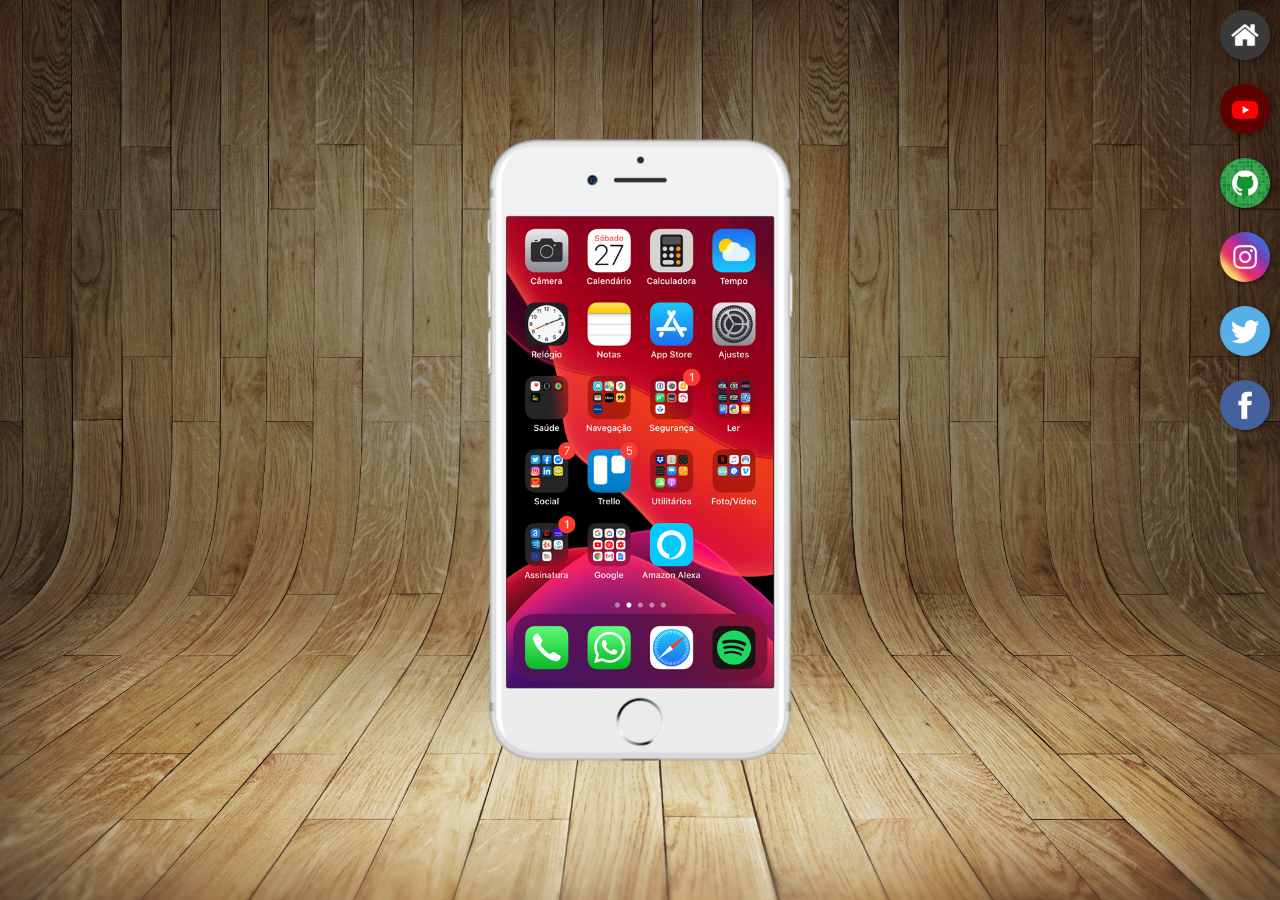
<file: index.html>
<!DOCTYPE html>
<html lang="pt-br">
<head>
  <link rel="stylesheet" href="style.css">
  <link rel="shortcut icon" href="imagens/favicon-32x32.png" type="image/x-icon">
  <meta charset="UTF-8">
  <meta http-equiv="X-UA-Compatible" content="IE=edge">
  <meta name="viewport" content="width=device-width, initial-scale=1.0">
  <title>Portfólio</title>
</head>
<body>
  <main>

  <div id="iphone">
    <iframe src="home.html" frameborder="0" name="tela" id="tela" >
      Seu navegador não é compatível com isso.
    </iframe>
  </div>


  <div id="redes-sociais">
    <a href="home.html" target="tela"><img src="imagens/imagens/logo-home.jpg" alt="Home"></a>
    <a href="youtube.html" target="tela"><img src="imagens/imagens/logo-youtube.jpg" alt="Youtube"></a>
    <a href="github.html" target="tela"><img src="imagens/imagens/logo-github.jpg" alt="Github"></a>
    <a href="instagram.html" target="tela"><img src="imagens/imagens/logo-instagram.jpg" alt="Instagram"></a>
    <a href="twitter.html" target="tela"><img src="imagens/imagens/logo-twitter.jpg" alt="Twitter"></a>
    <a href="facebook.html" target="tela"><img src="imagens/imagens/logo-facebook.jpg" alt="Facebook"></a>
  </div>

</main>
</body>
</html>
</file>
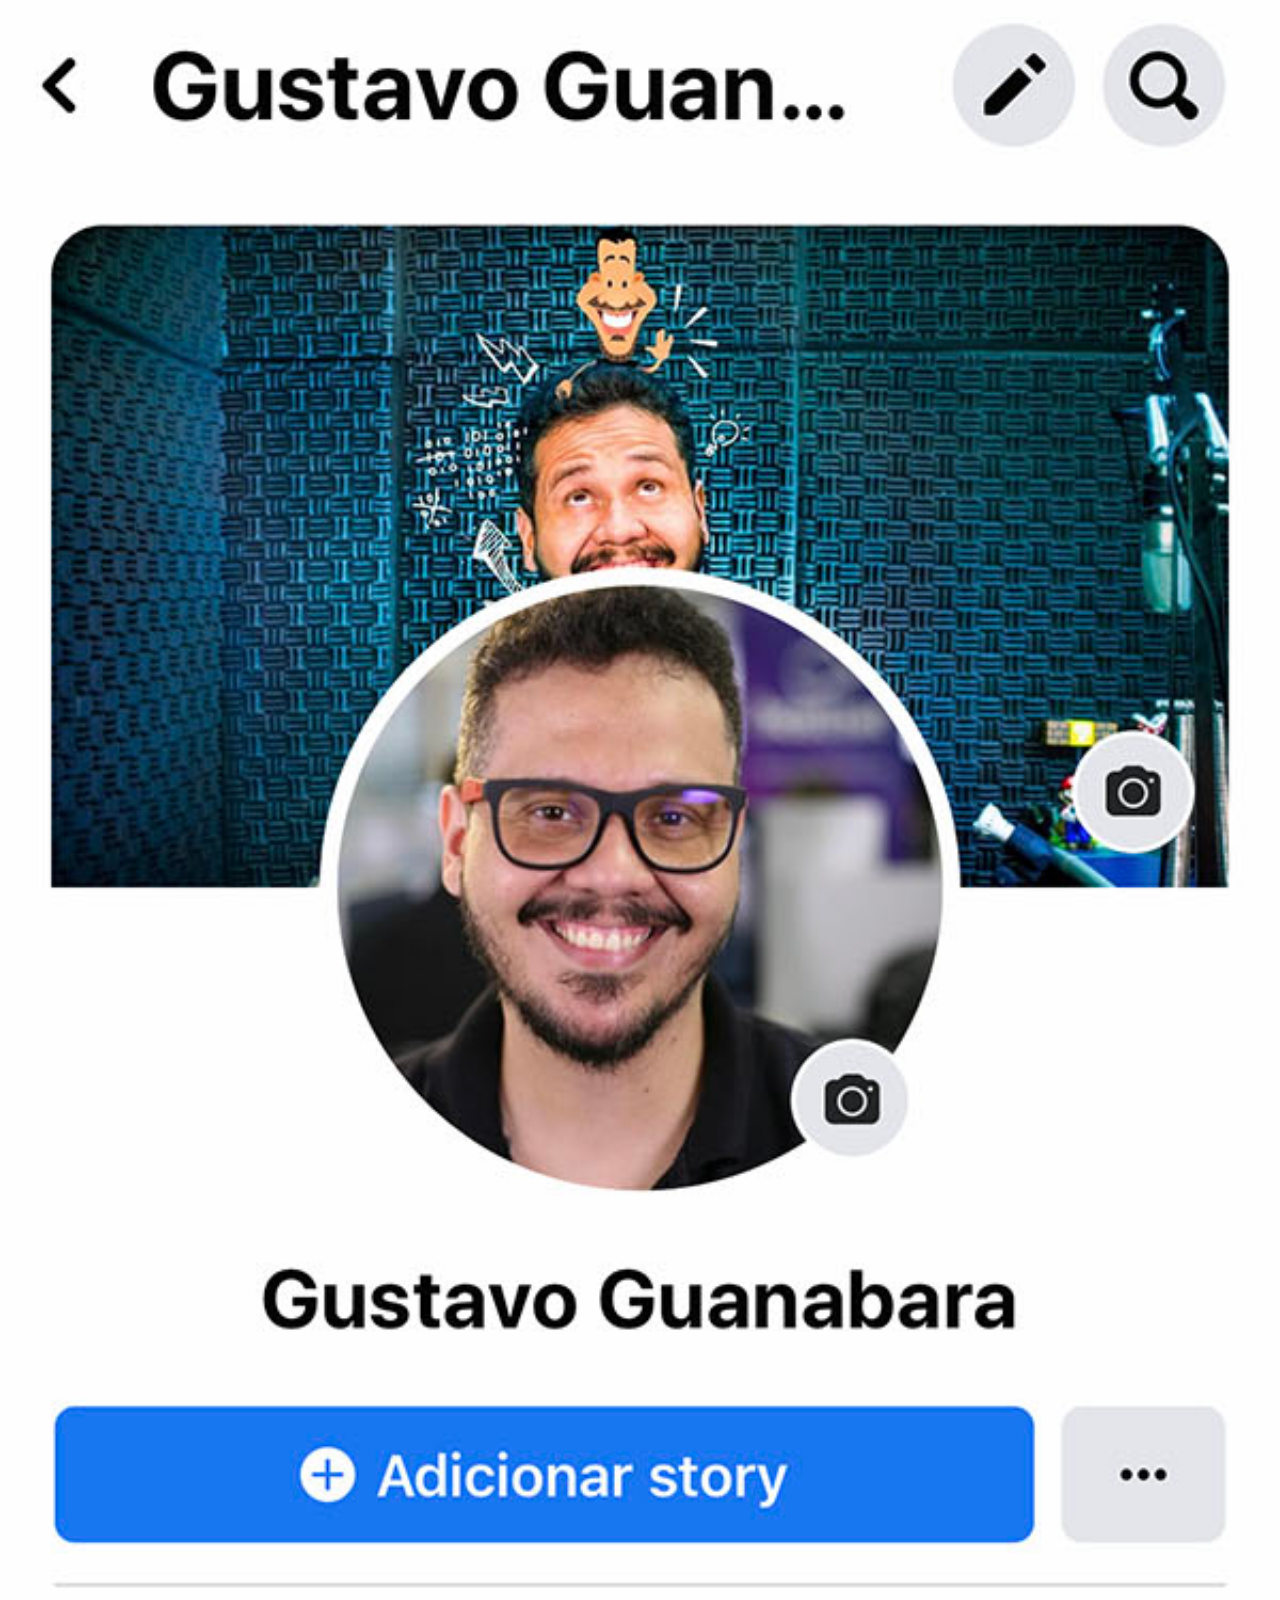
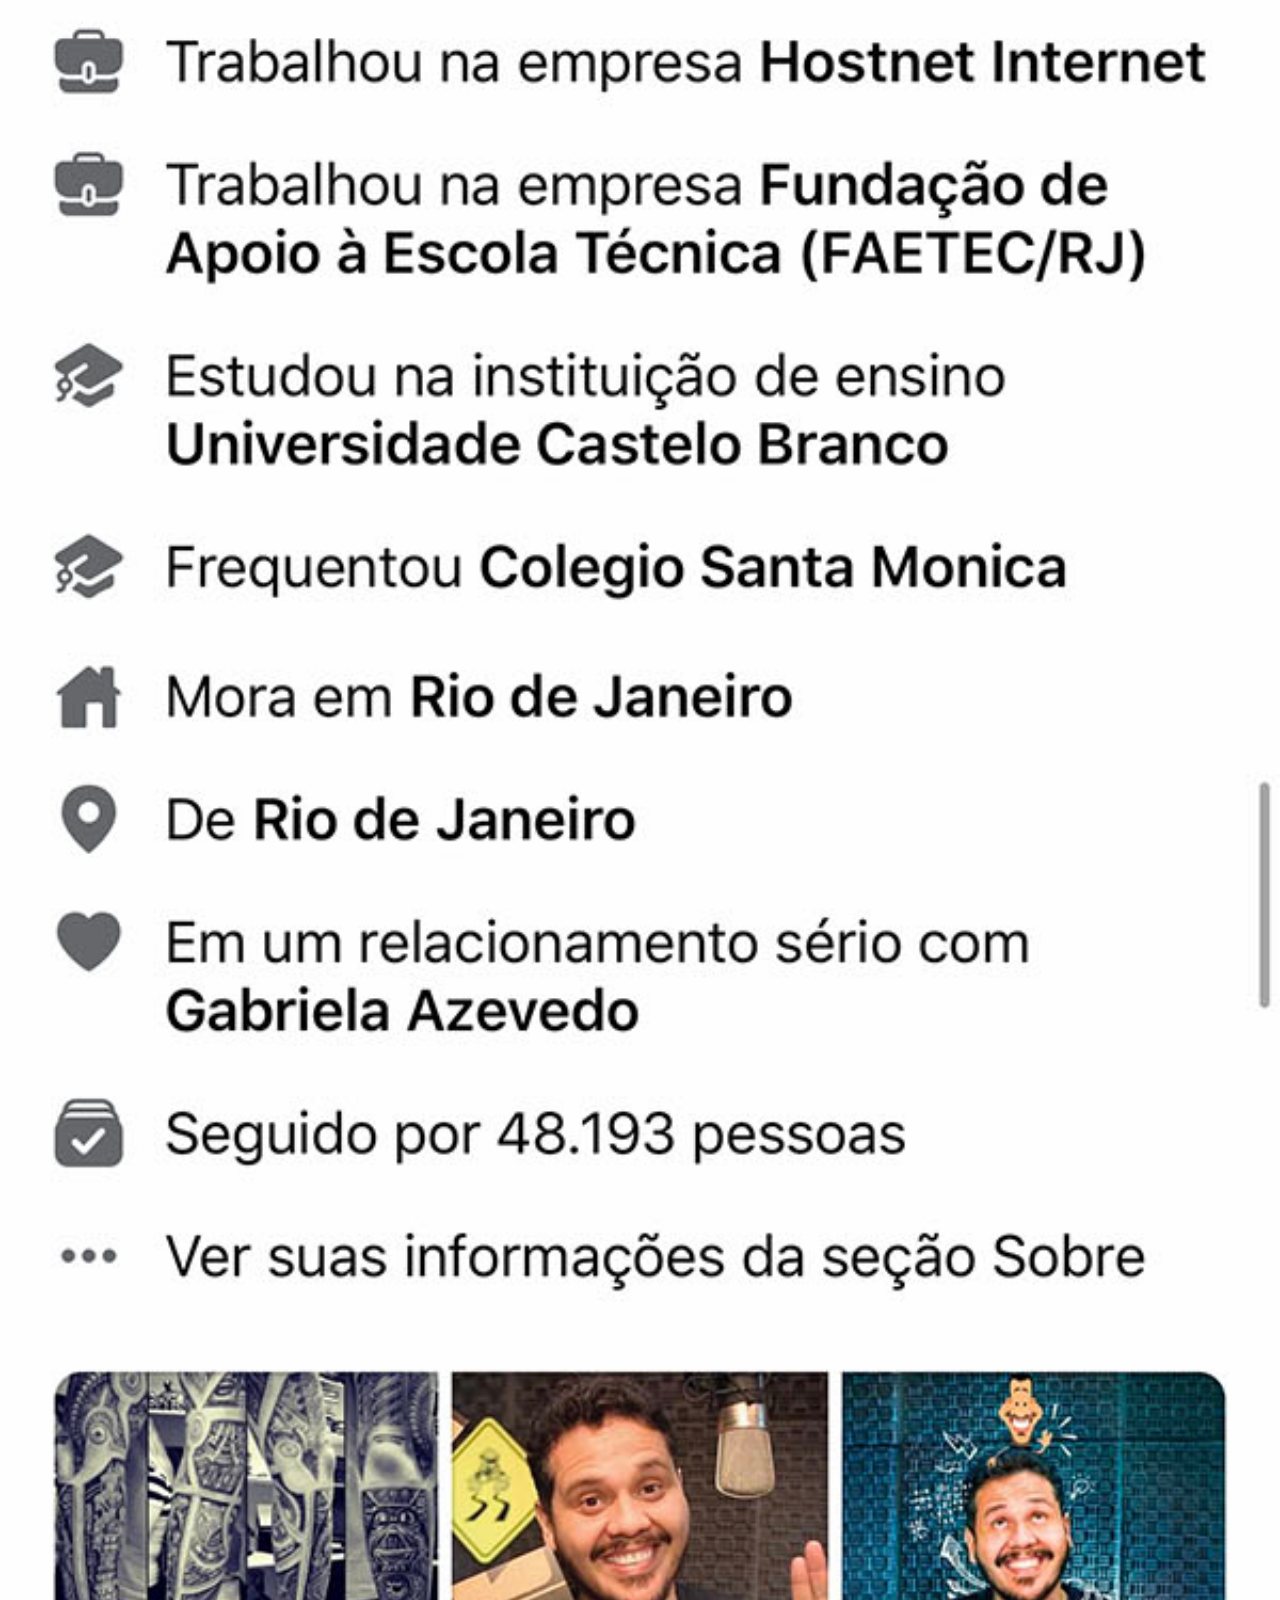
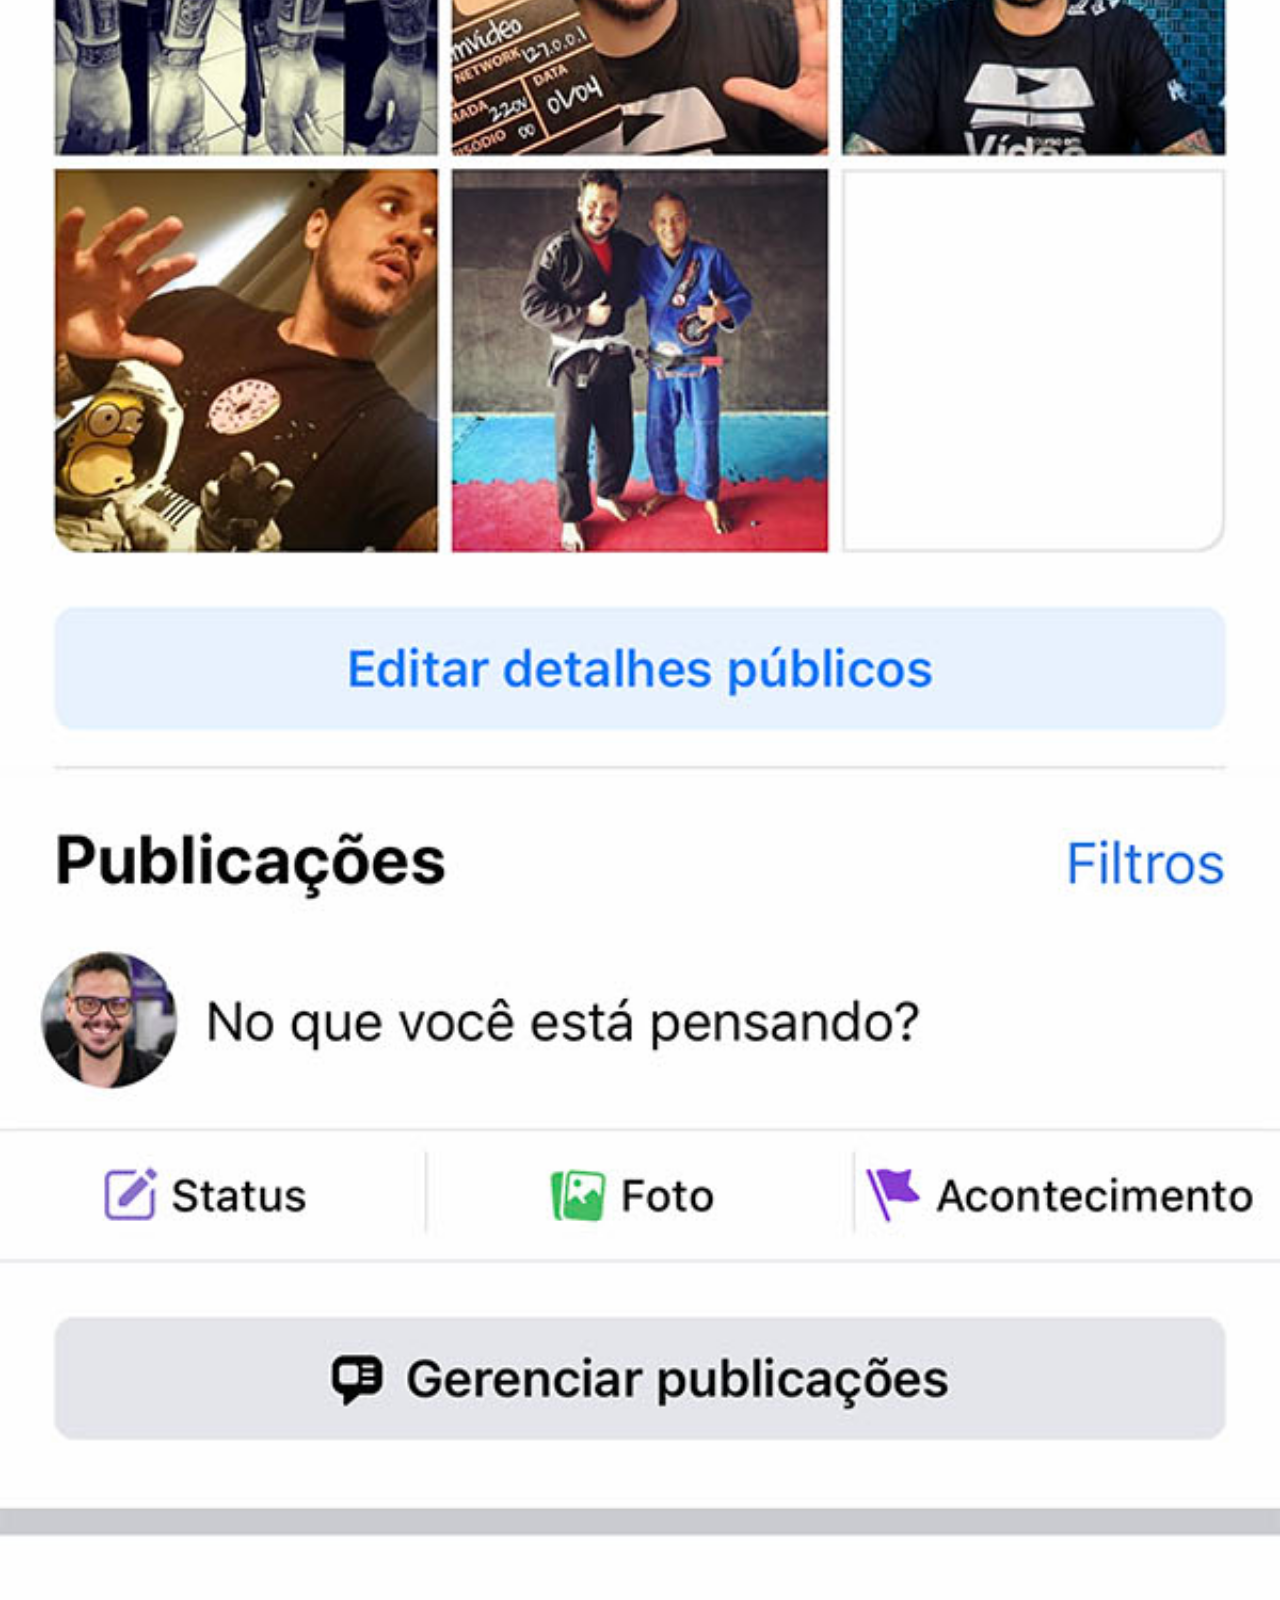
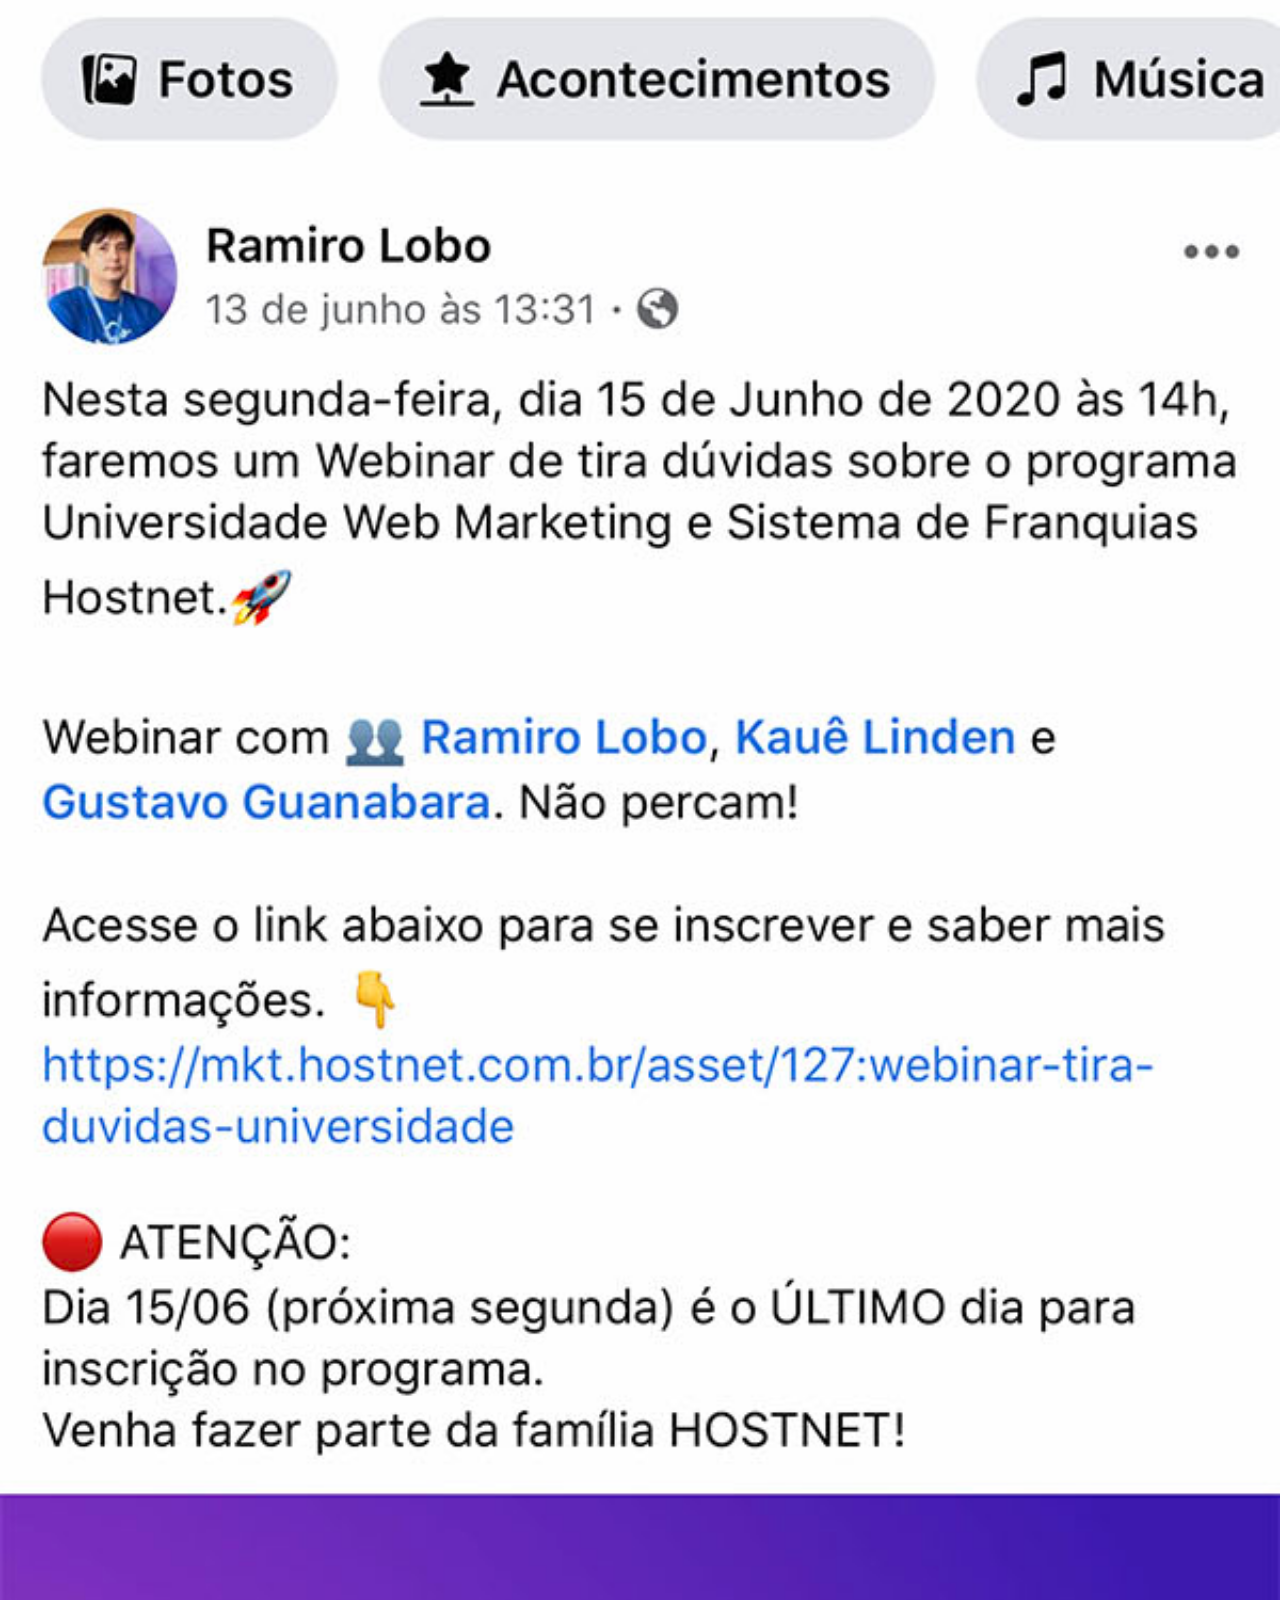
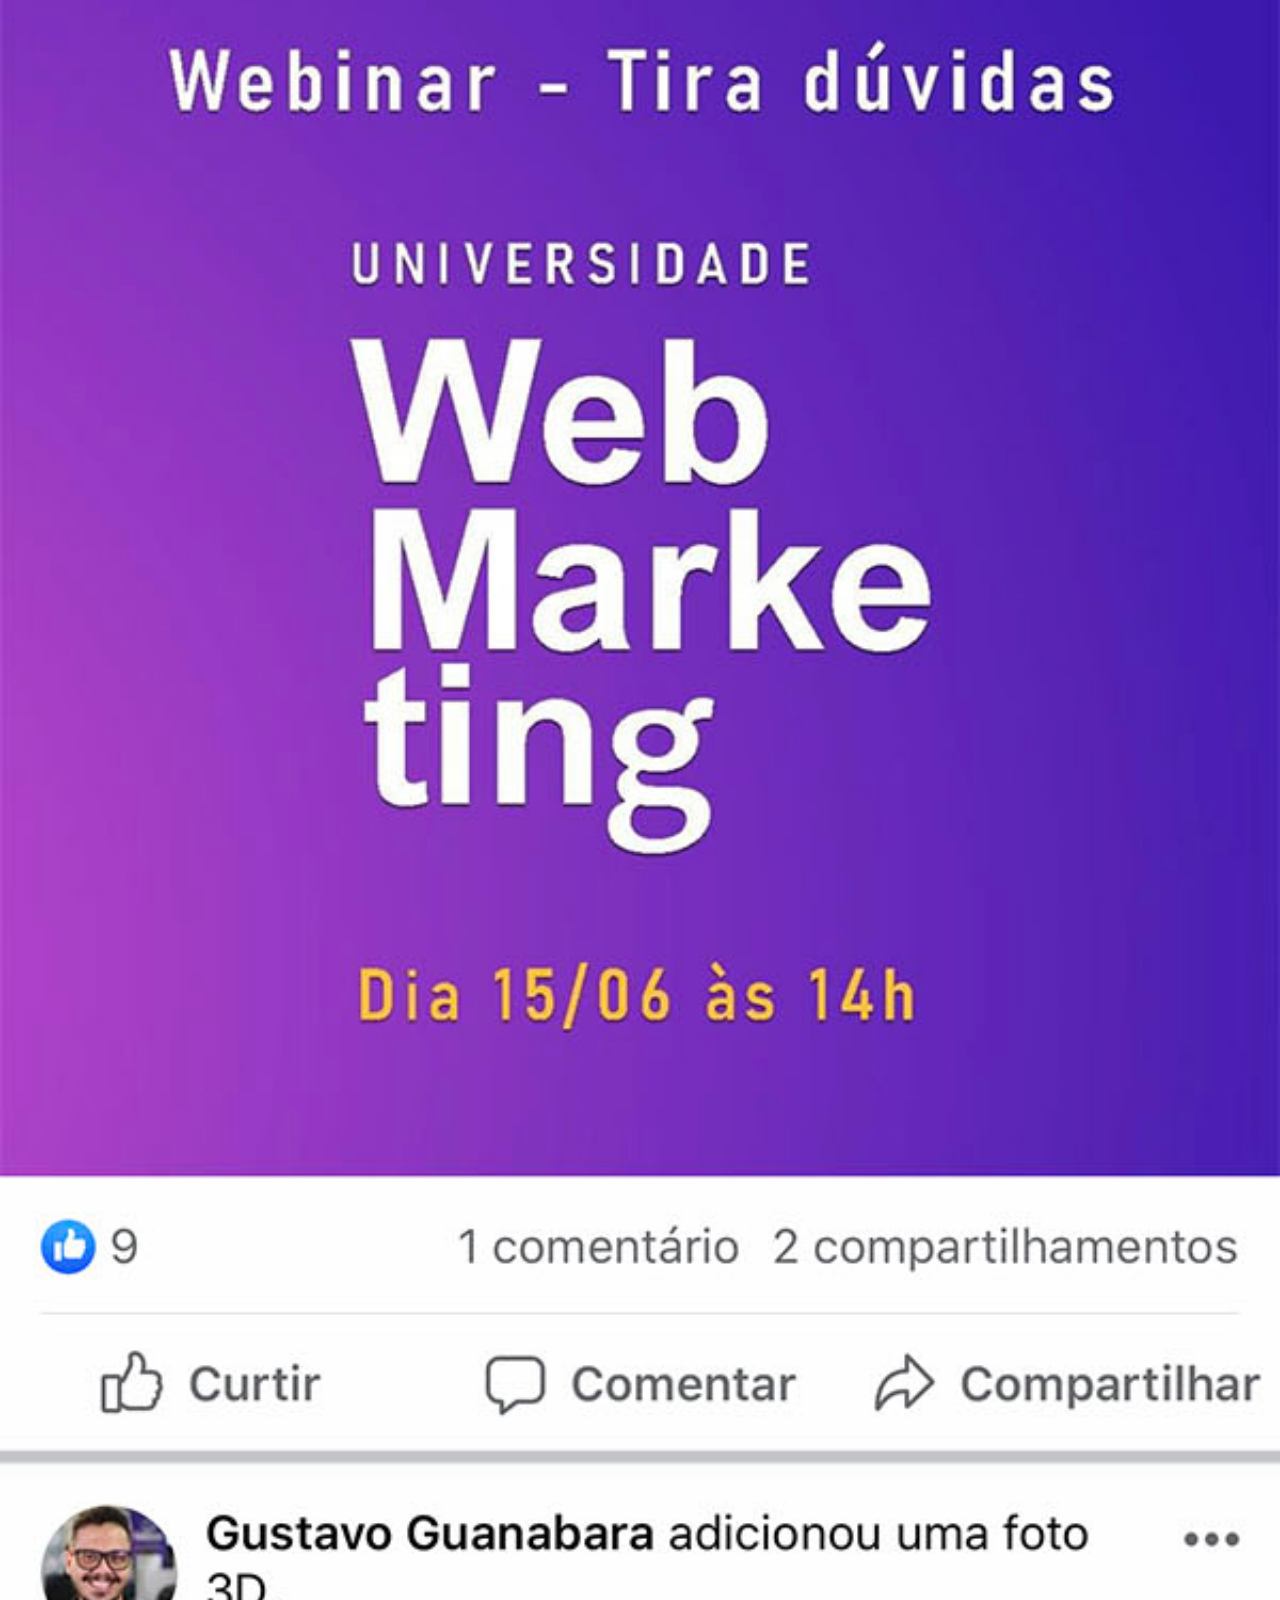
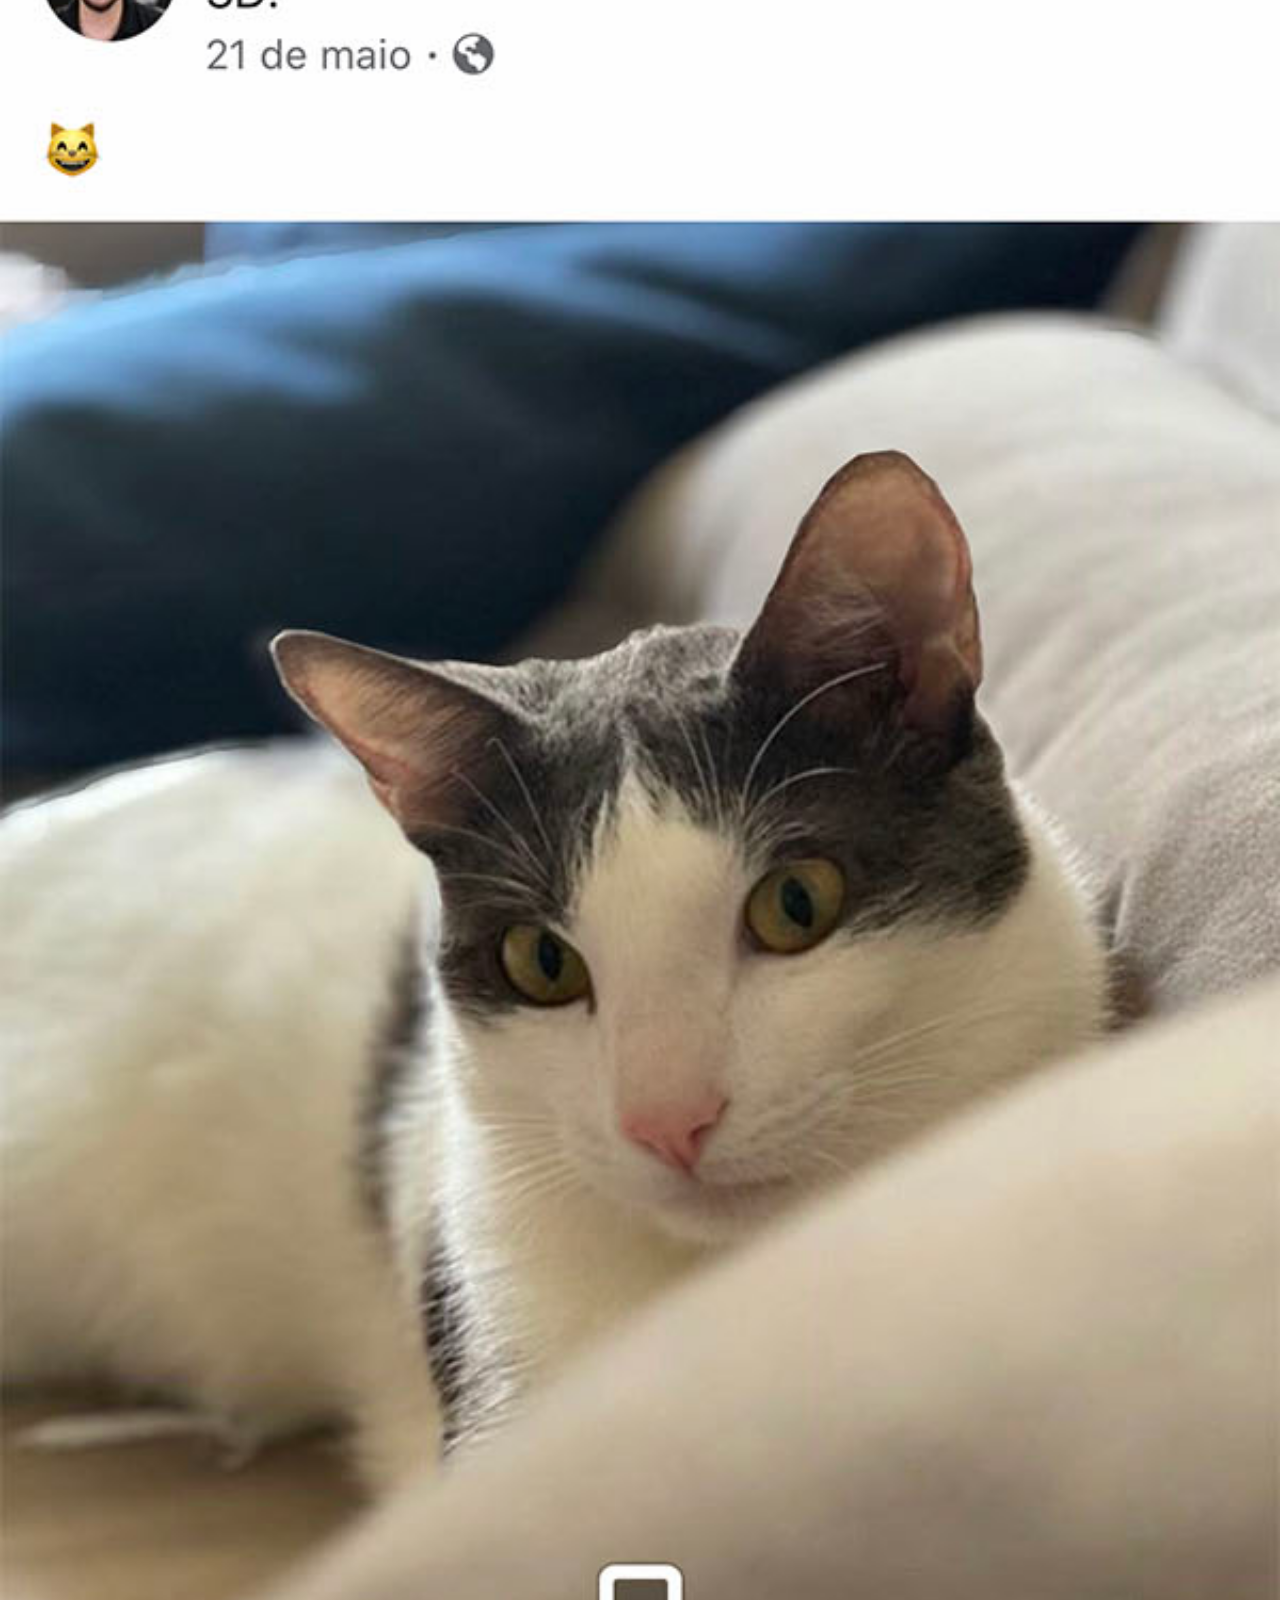
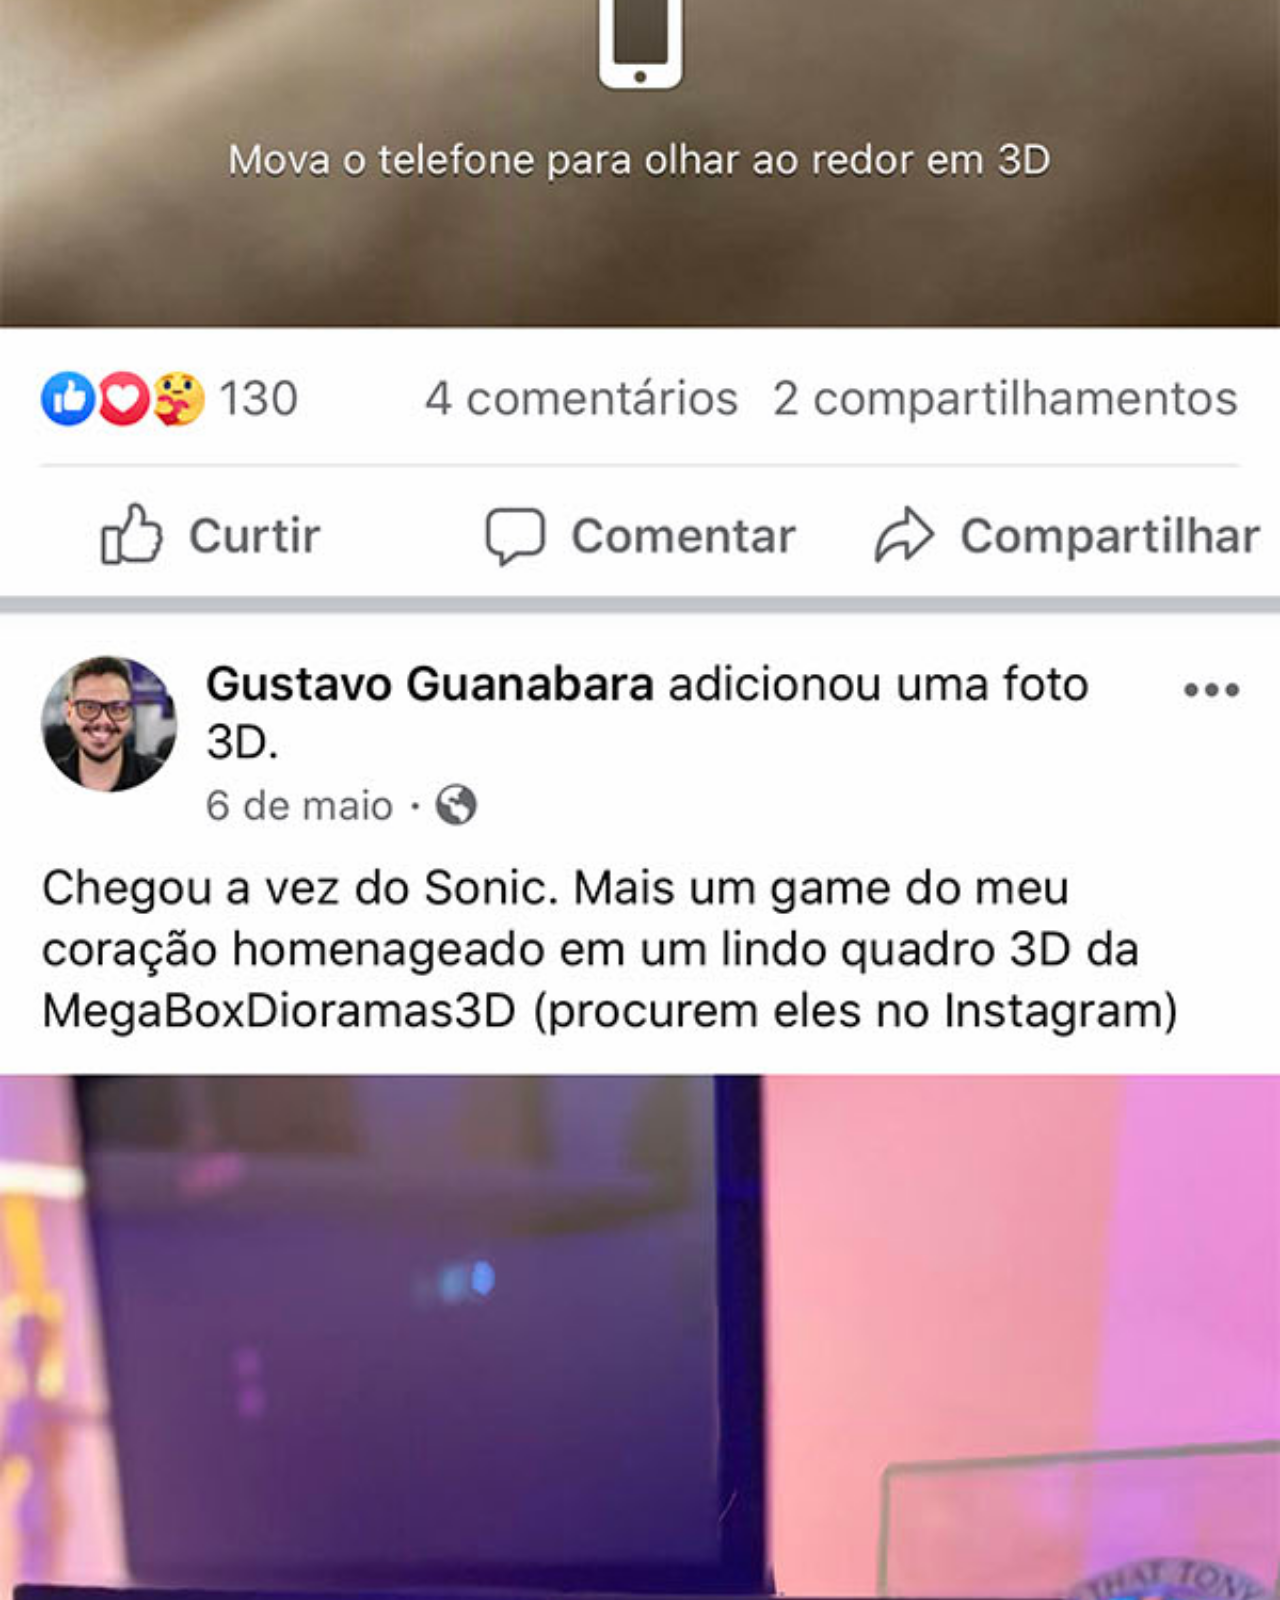
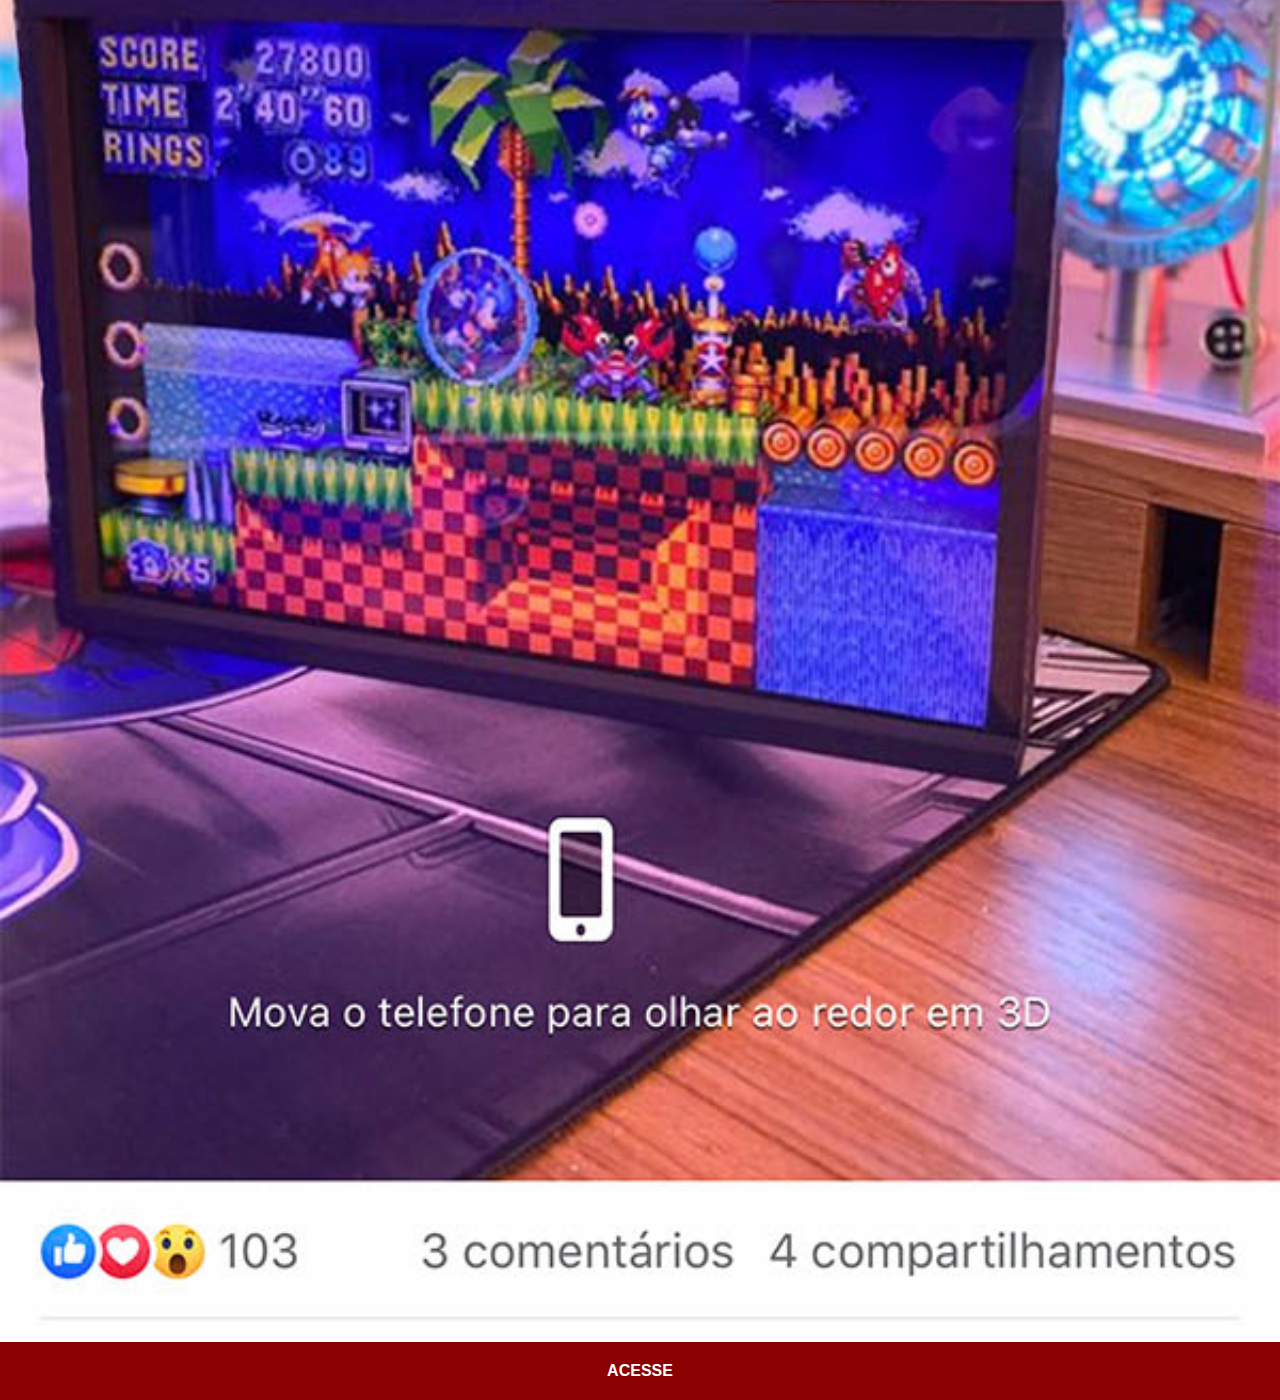
<file: facebook.html>
<!DOCTYPE html>
<html lang="pt-br">
<head>
  <link rel="stylesheet" href="social.css">
  <meta charset="UTF-8">
  <meta http-equiv="X-UA-Compatible" content="IE=edge">
  <meta name="viewport" content="width=device-width, initial-scale=1.0">
  <title>home</title>
</head>
<body>
  <img src="imagens/imagens/tela-facebook.jpg" alt="Facebook">
  <a href="https://www.facebook.com/gustavoguanabara" target="_blank">ACESSE</a>
</body>
</html>
</file>
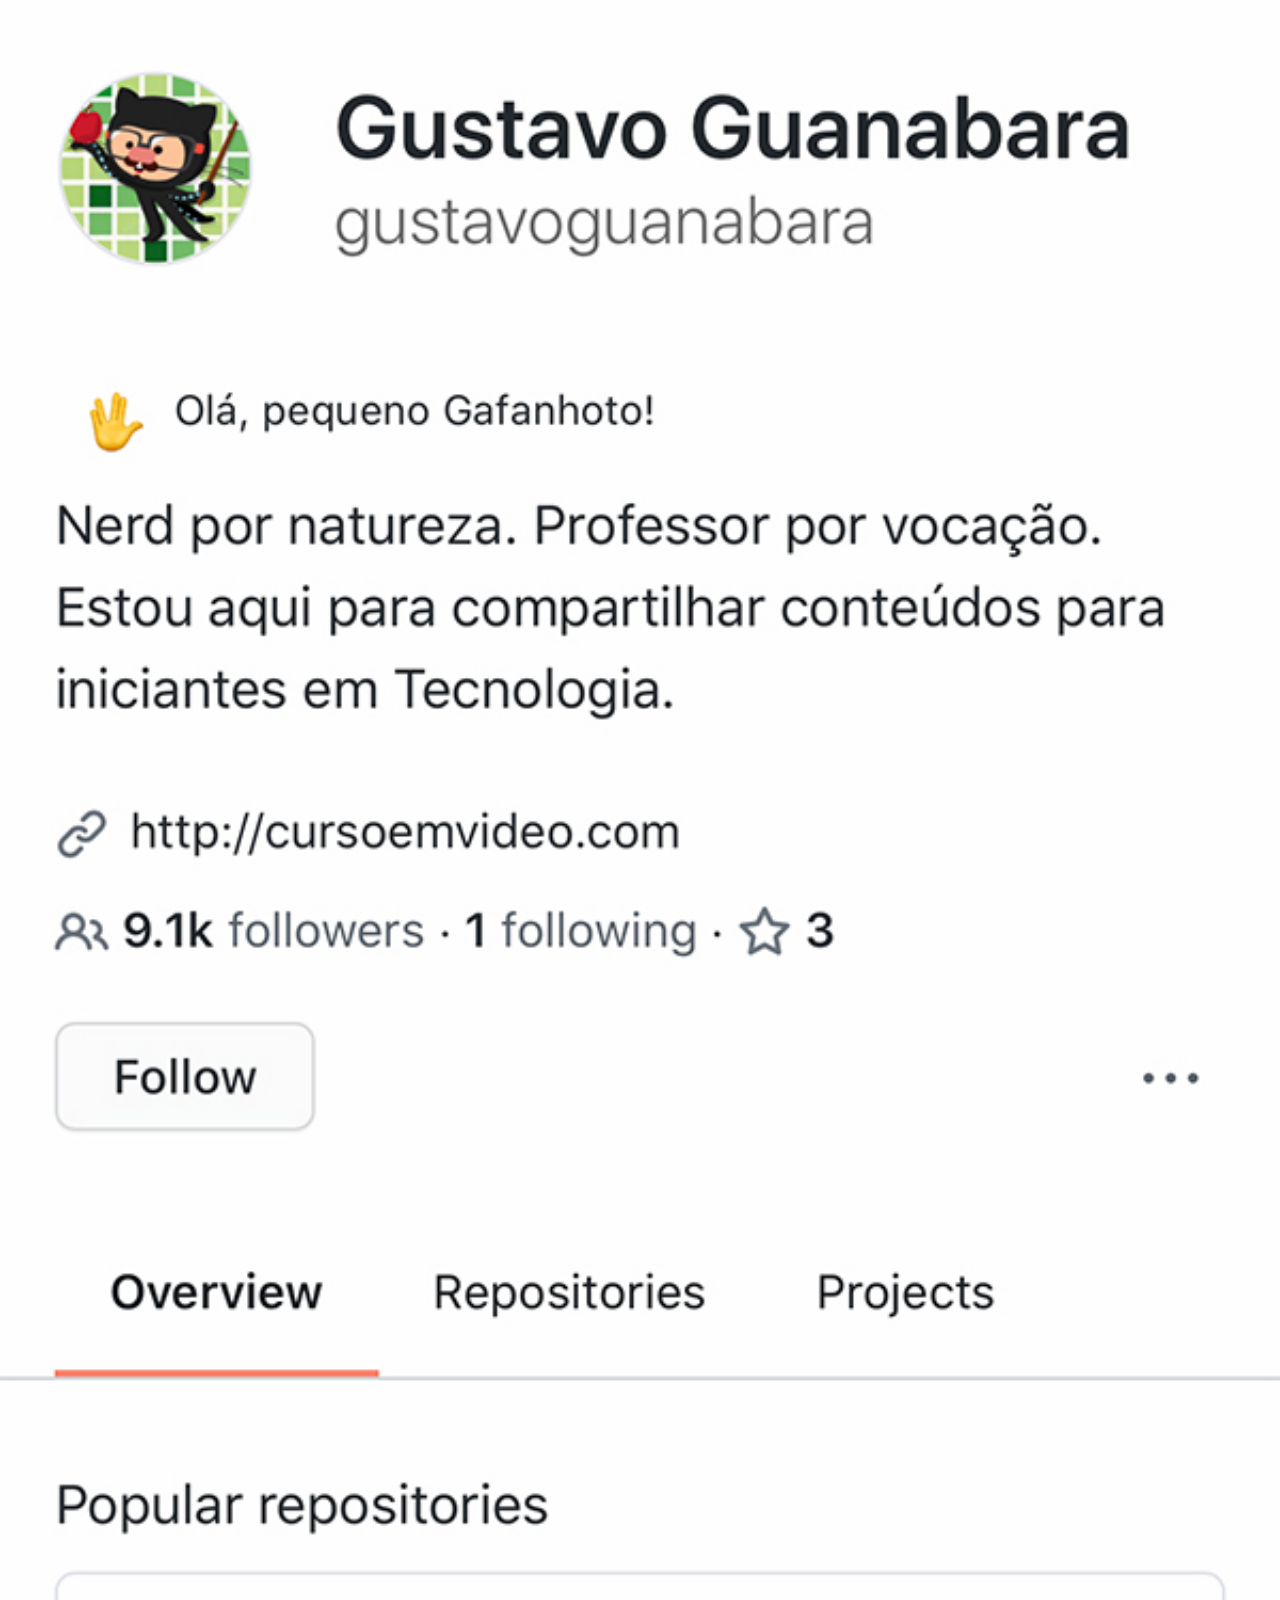
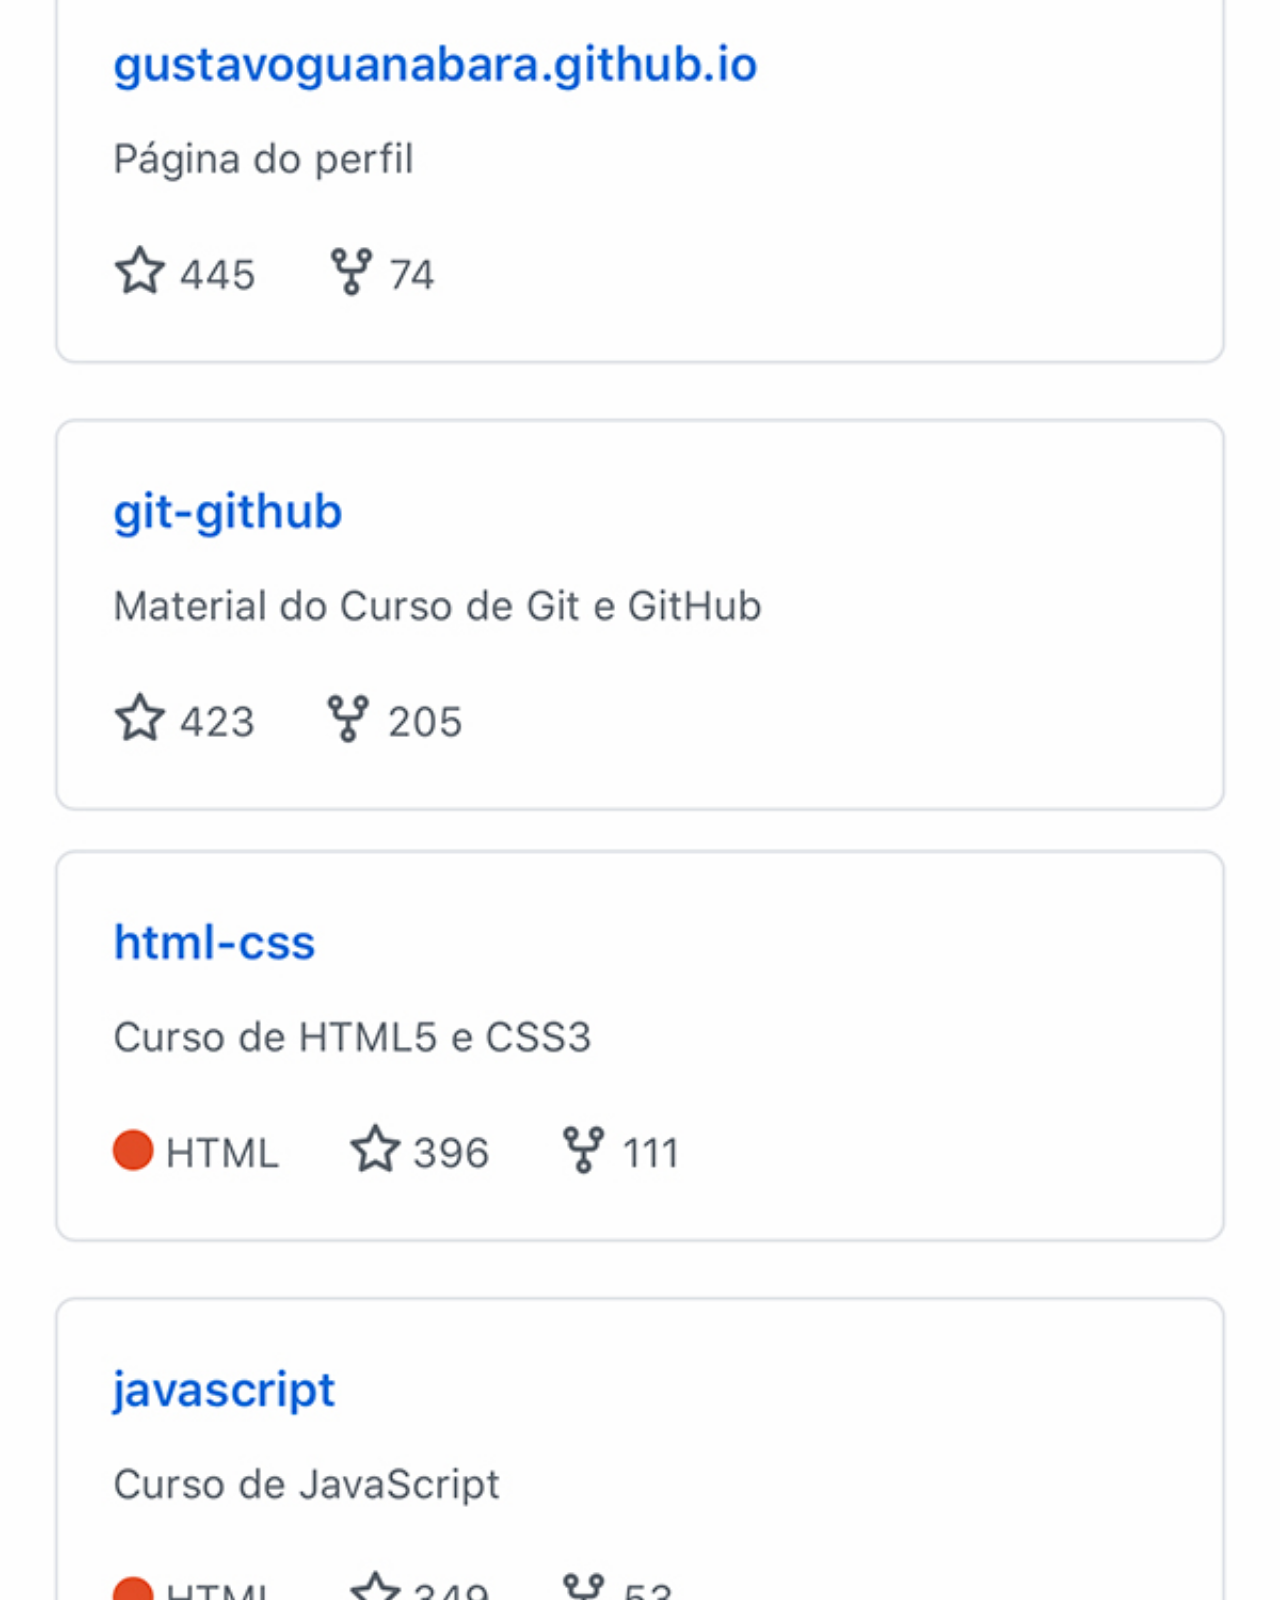
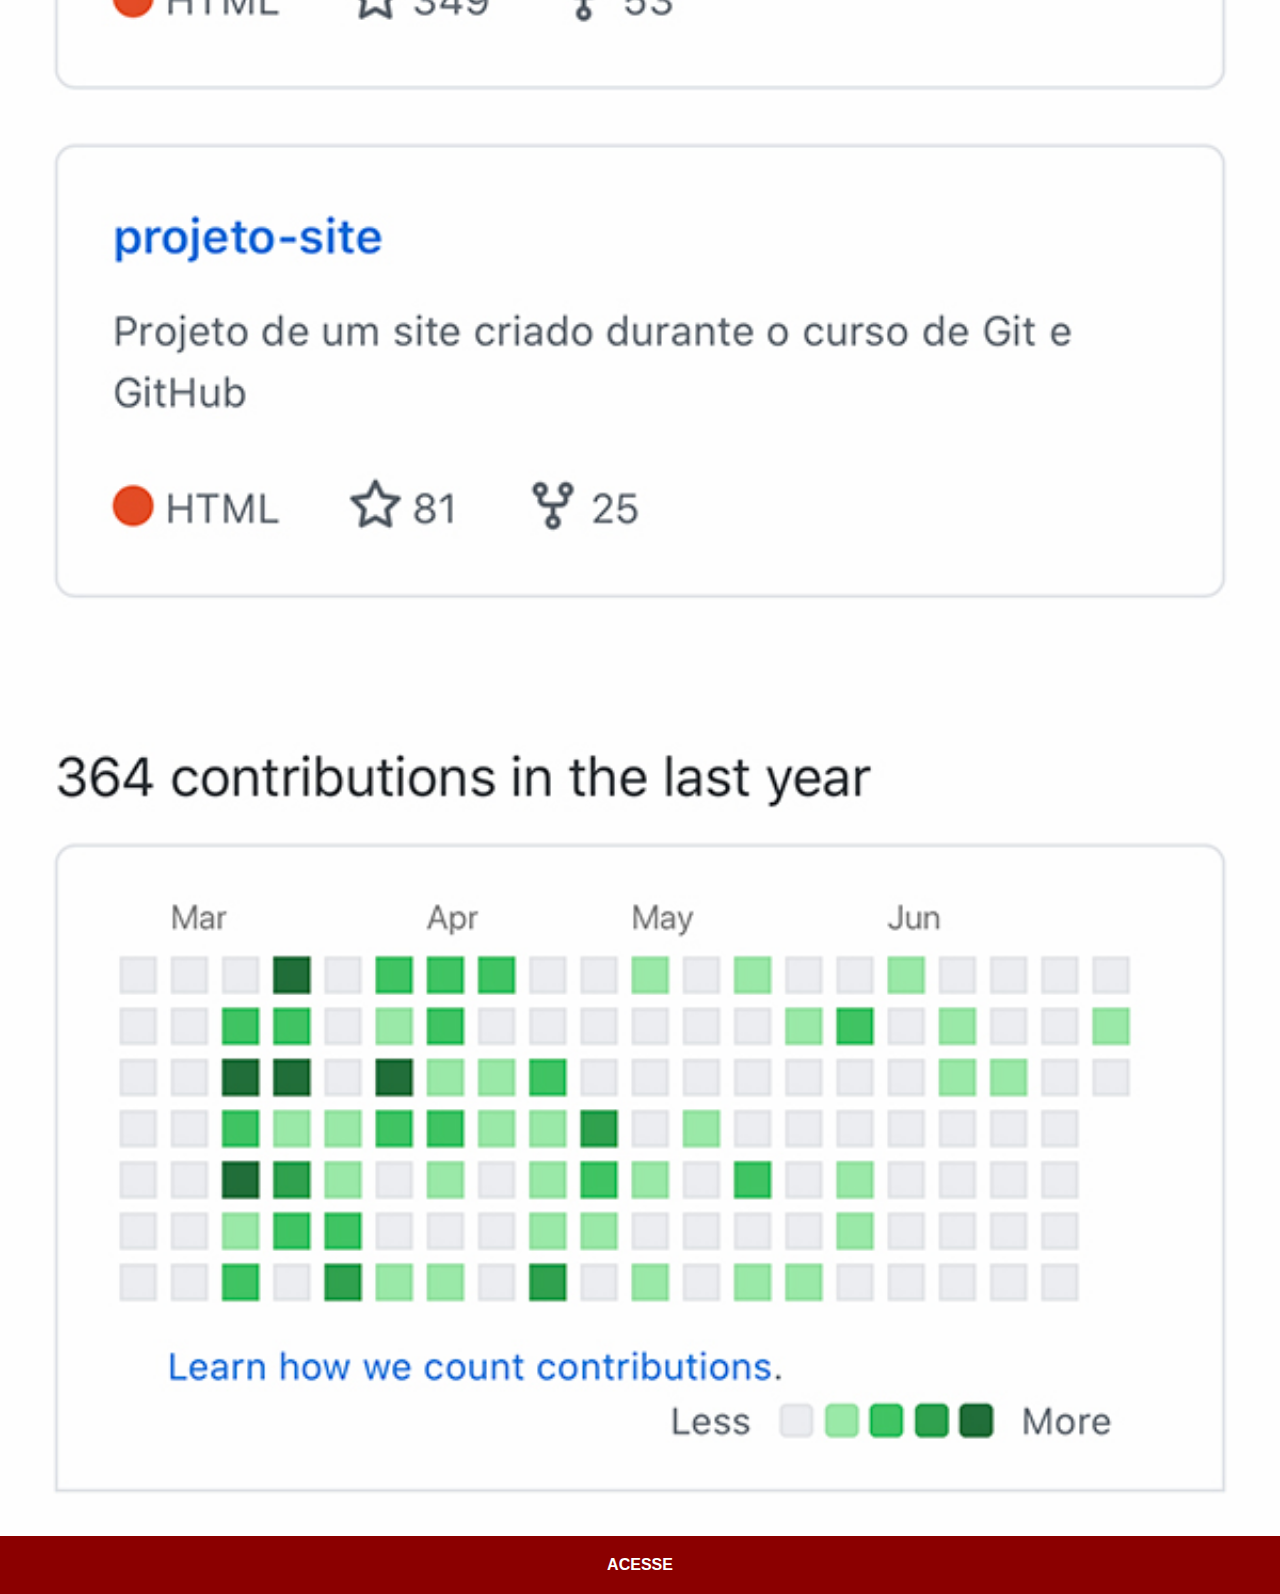
<file: github.html>
<!DOCTYPE html>
<html lang="pt-br">
<head>
  <link rel="stylesheet" href="social.css">
  <meta charset="UTF-8">
  <meta http-equiv="X-UA-Compatible" content="IE=edge">
  <meta name="viewport" content="width=device-width, initial-scale=1.0">
  <title>home</title>
</head>
<body>
  <img src="imagens/imagens/tela-github.jpg" alt="Github">
  <a href="https://github.com/gustavoguanabara" target="_blank">ACESSE</a>
</body>
</html>
</file>
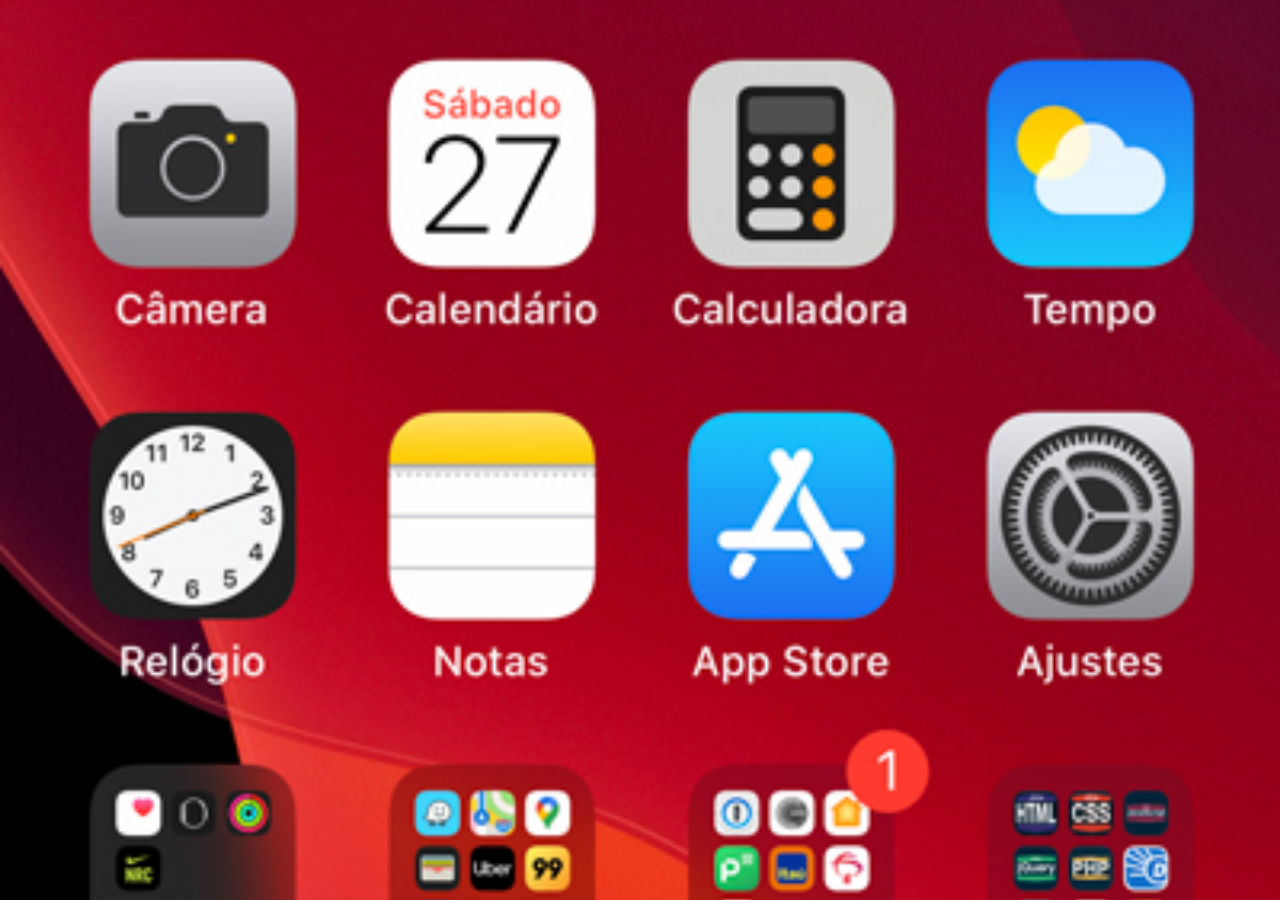
<file: home.html>
<!DOCTYPE html>
<html lang="pt-br">
<head>
  <meta charset="UTF-8">
  <meta http-equiv="X-UA-Compatible" content="IE=edge">
  <meta name="viewport" content="width=device-width, initial-scale=1.0">
  <title>home</title>
  <style>
    *{
      margin: 0px;
      padding: 0px;
    }

    body{
      width: 100vw;
      height: 100vh;
      background: black url(imagens/imagens/tela-home.jpg) no-repeat top center;
      background-size: cover;
    }
  </style>
</head>
<body>
  
</body>
</html>
</file>
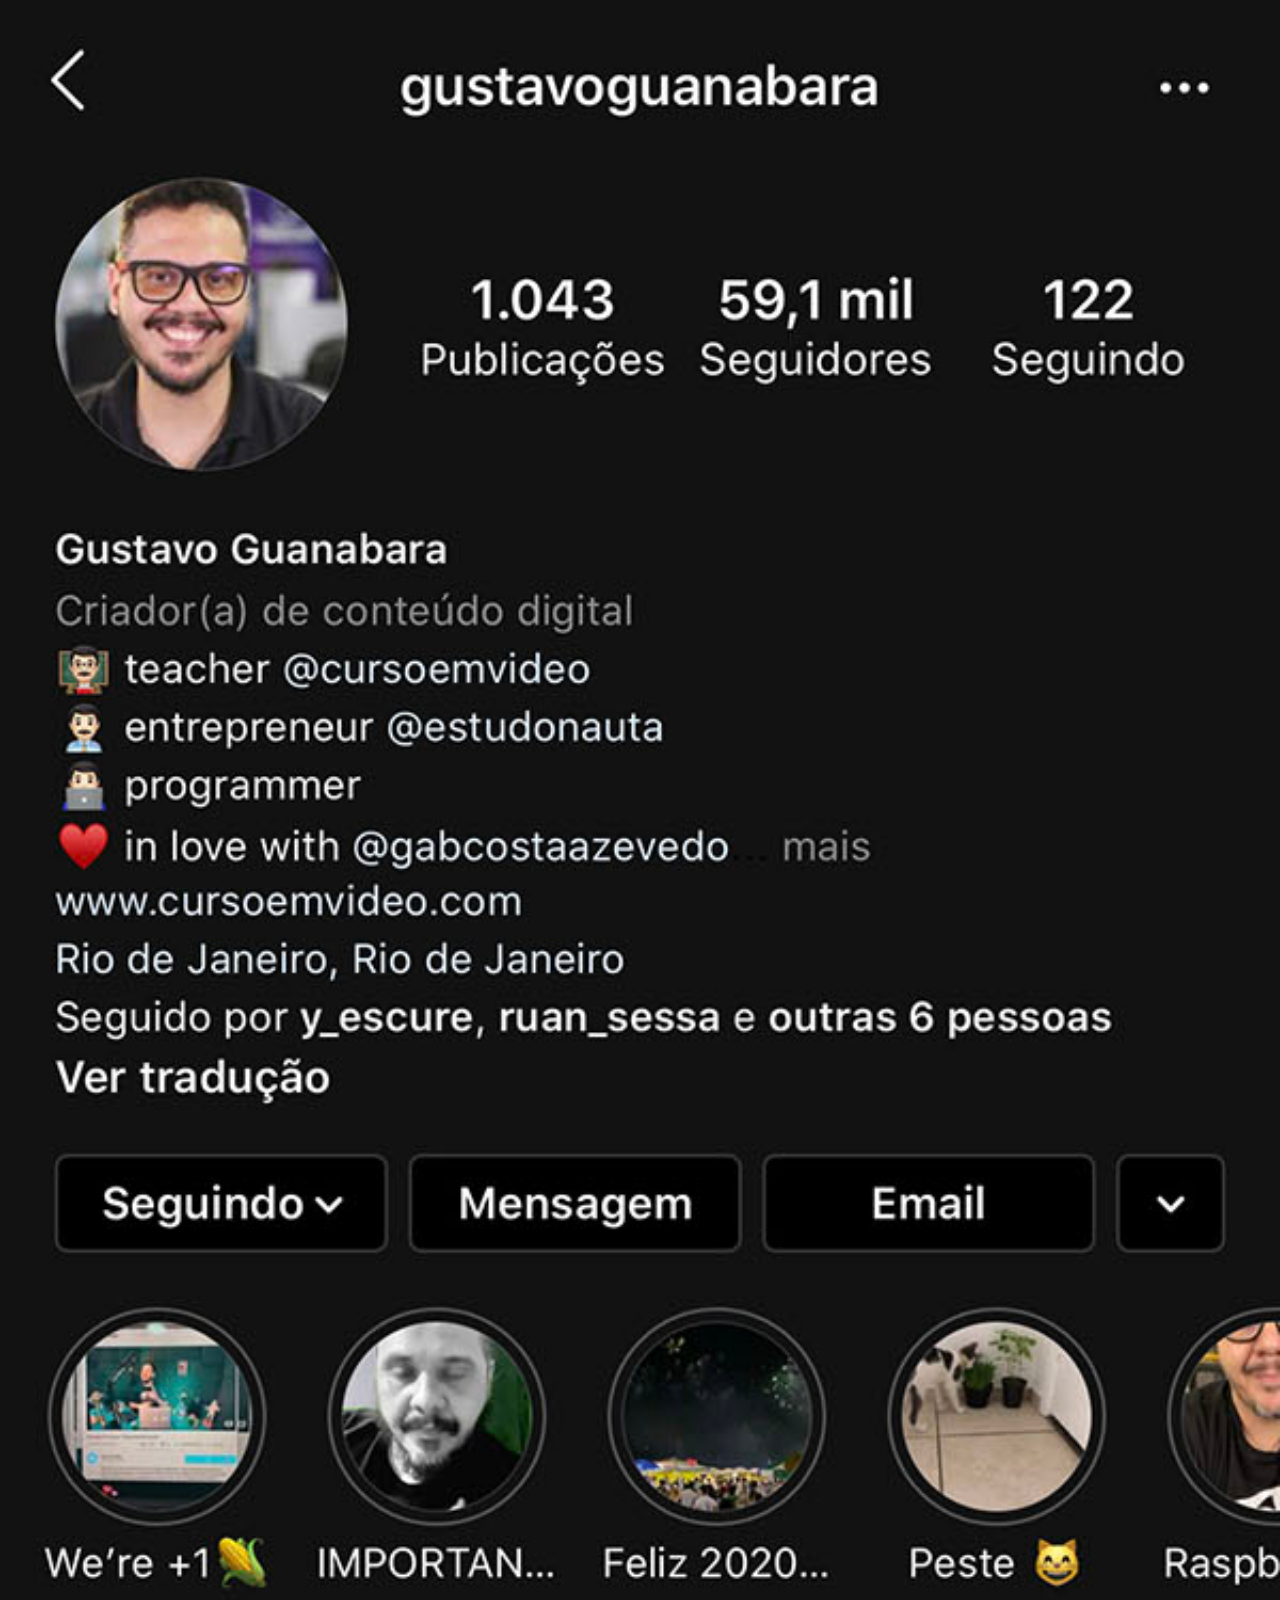
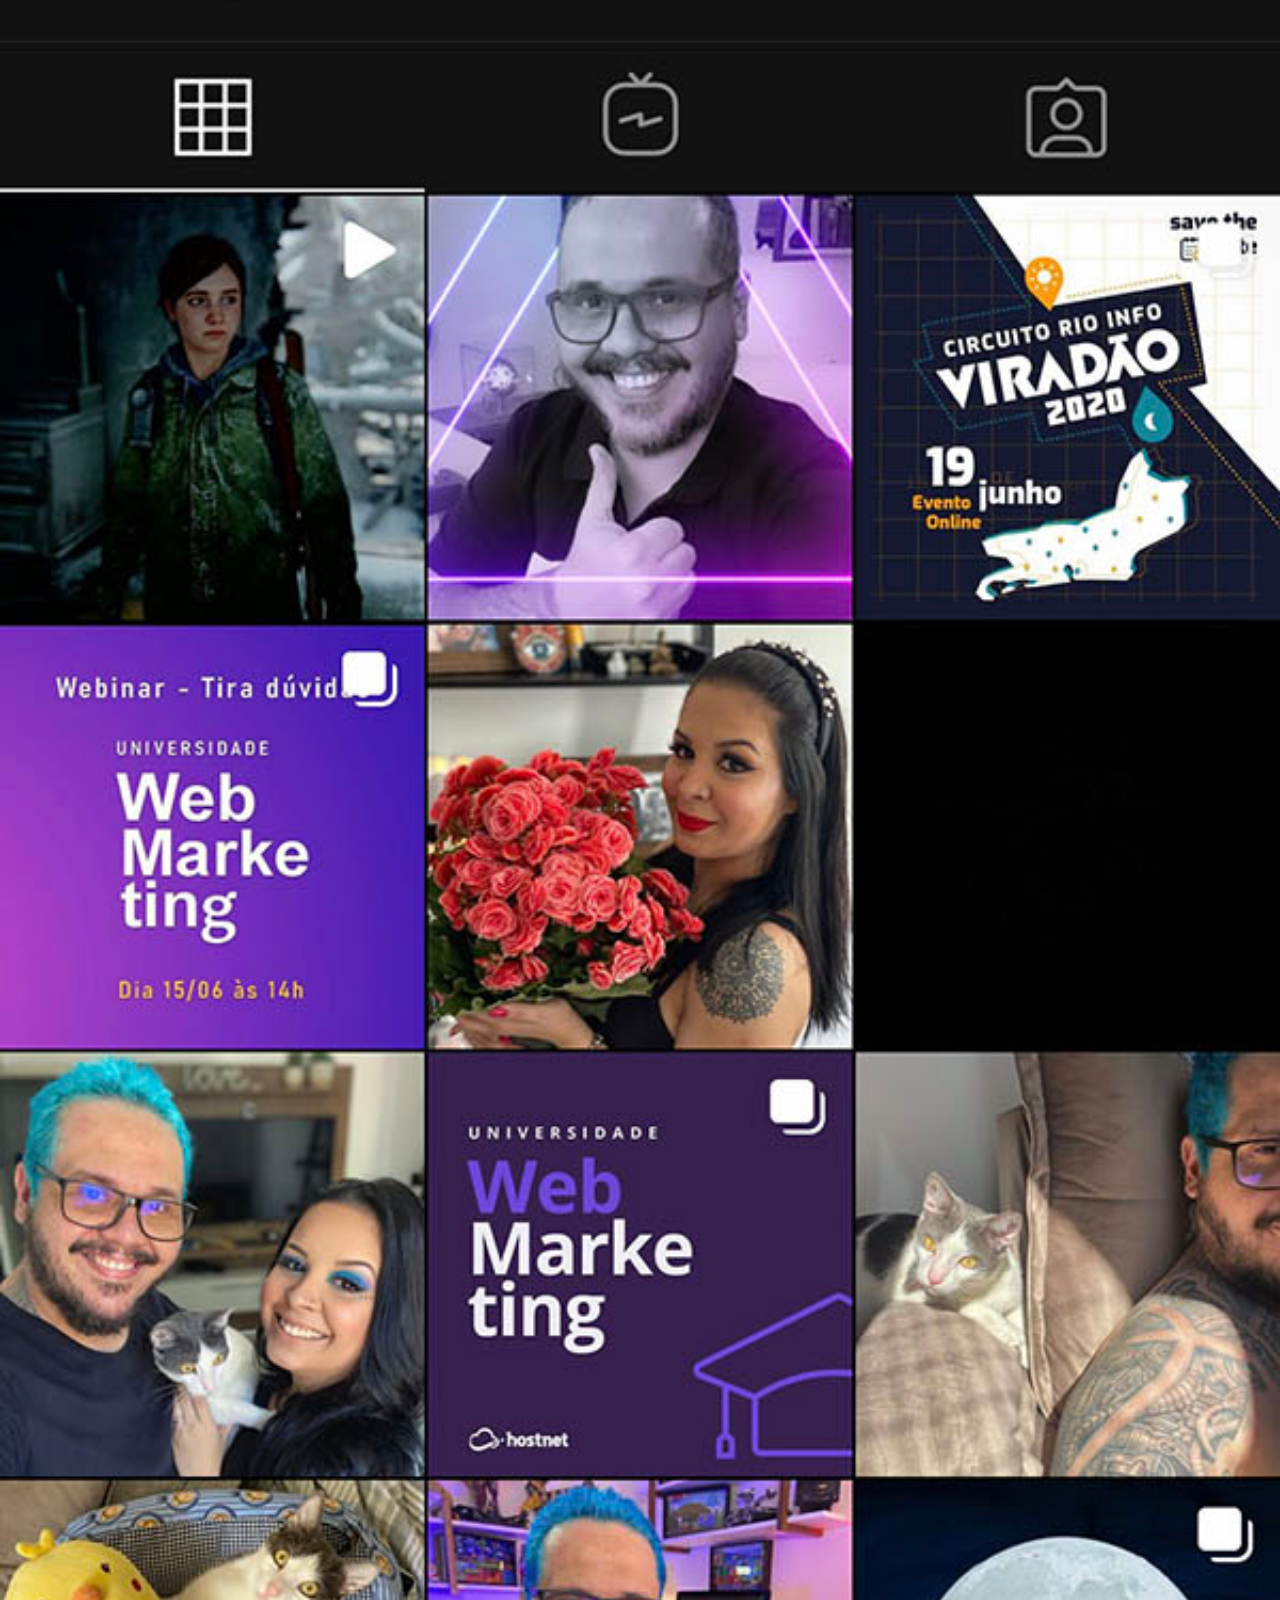
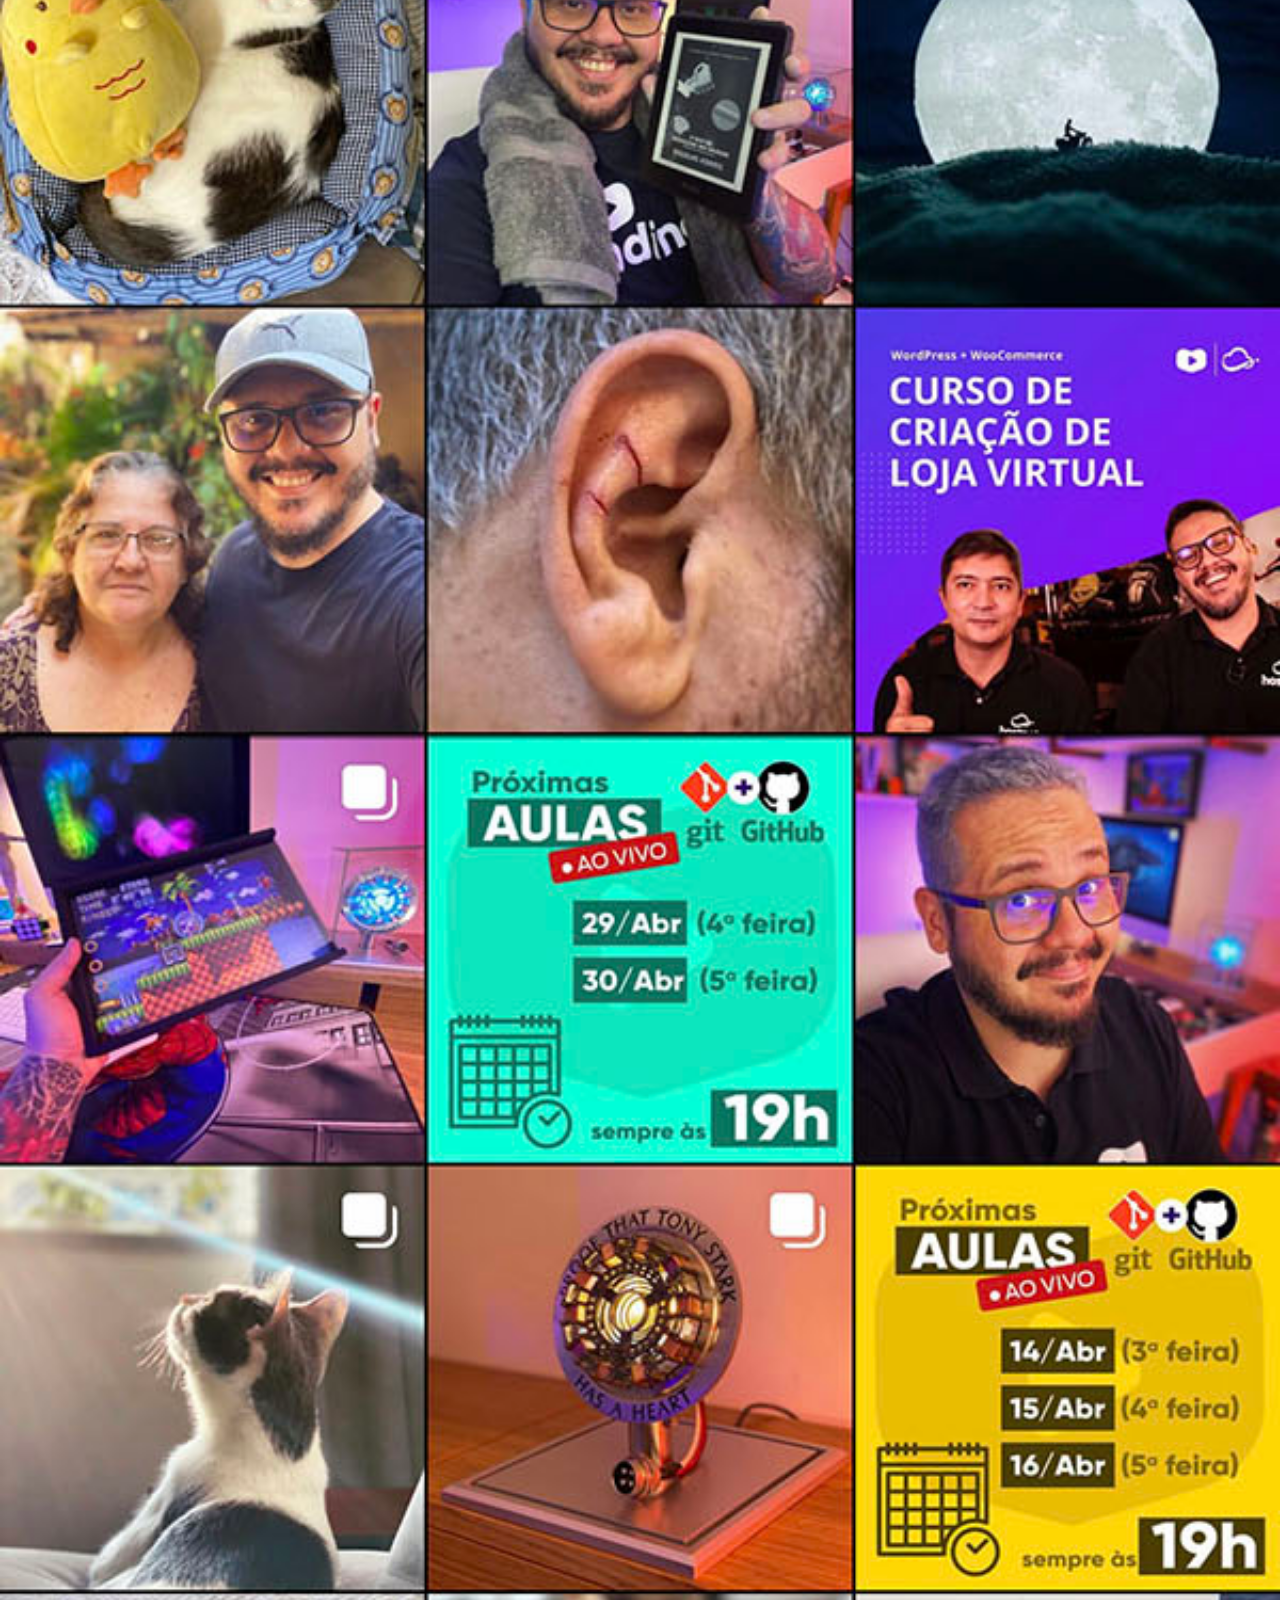
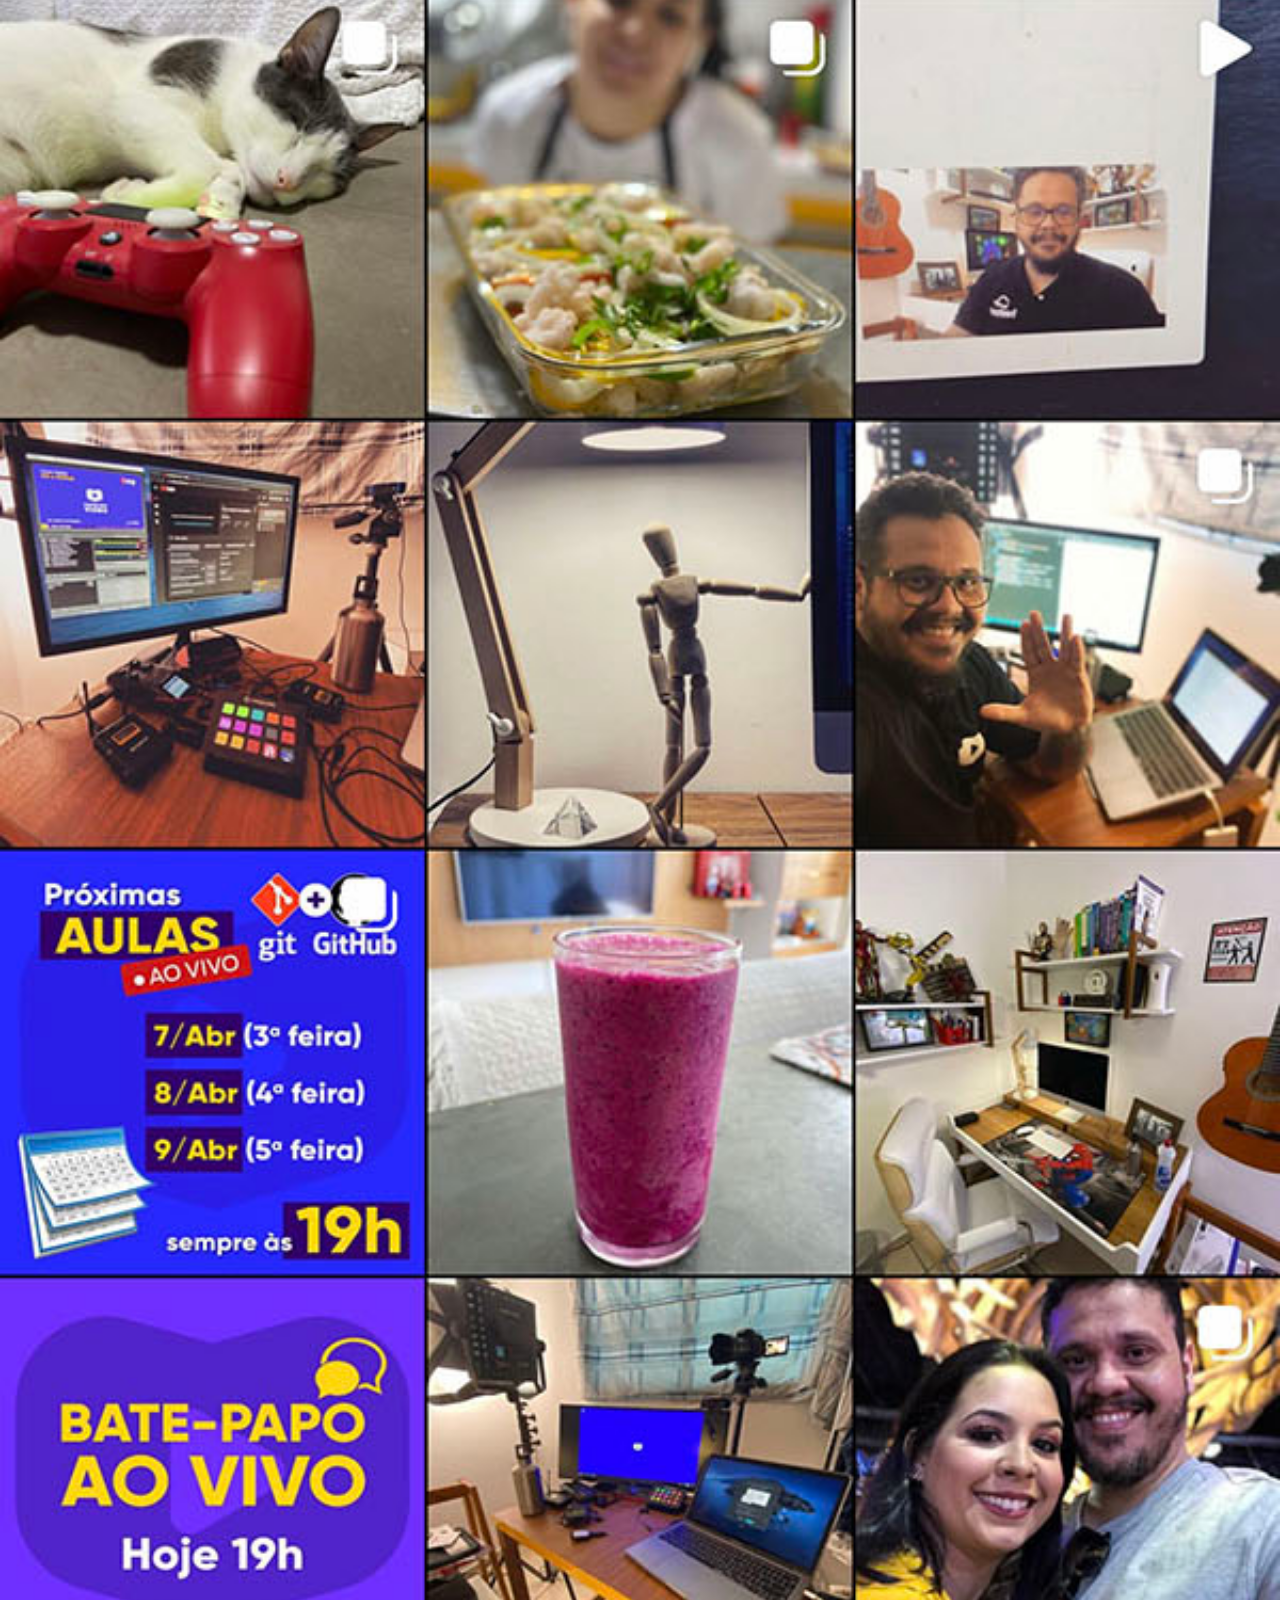
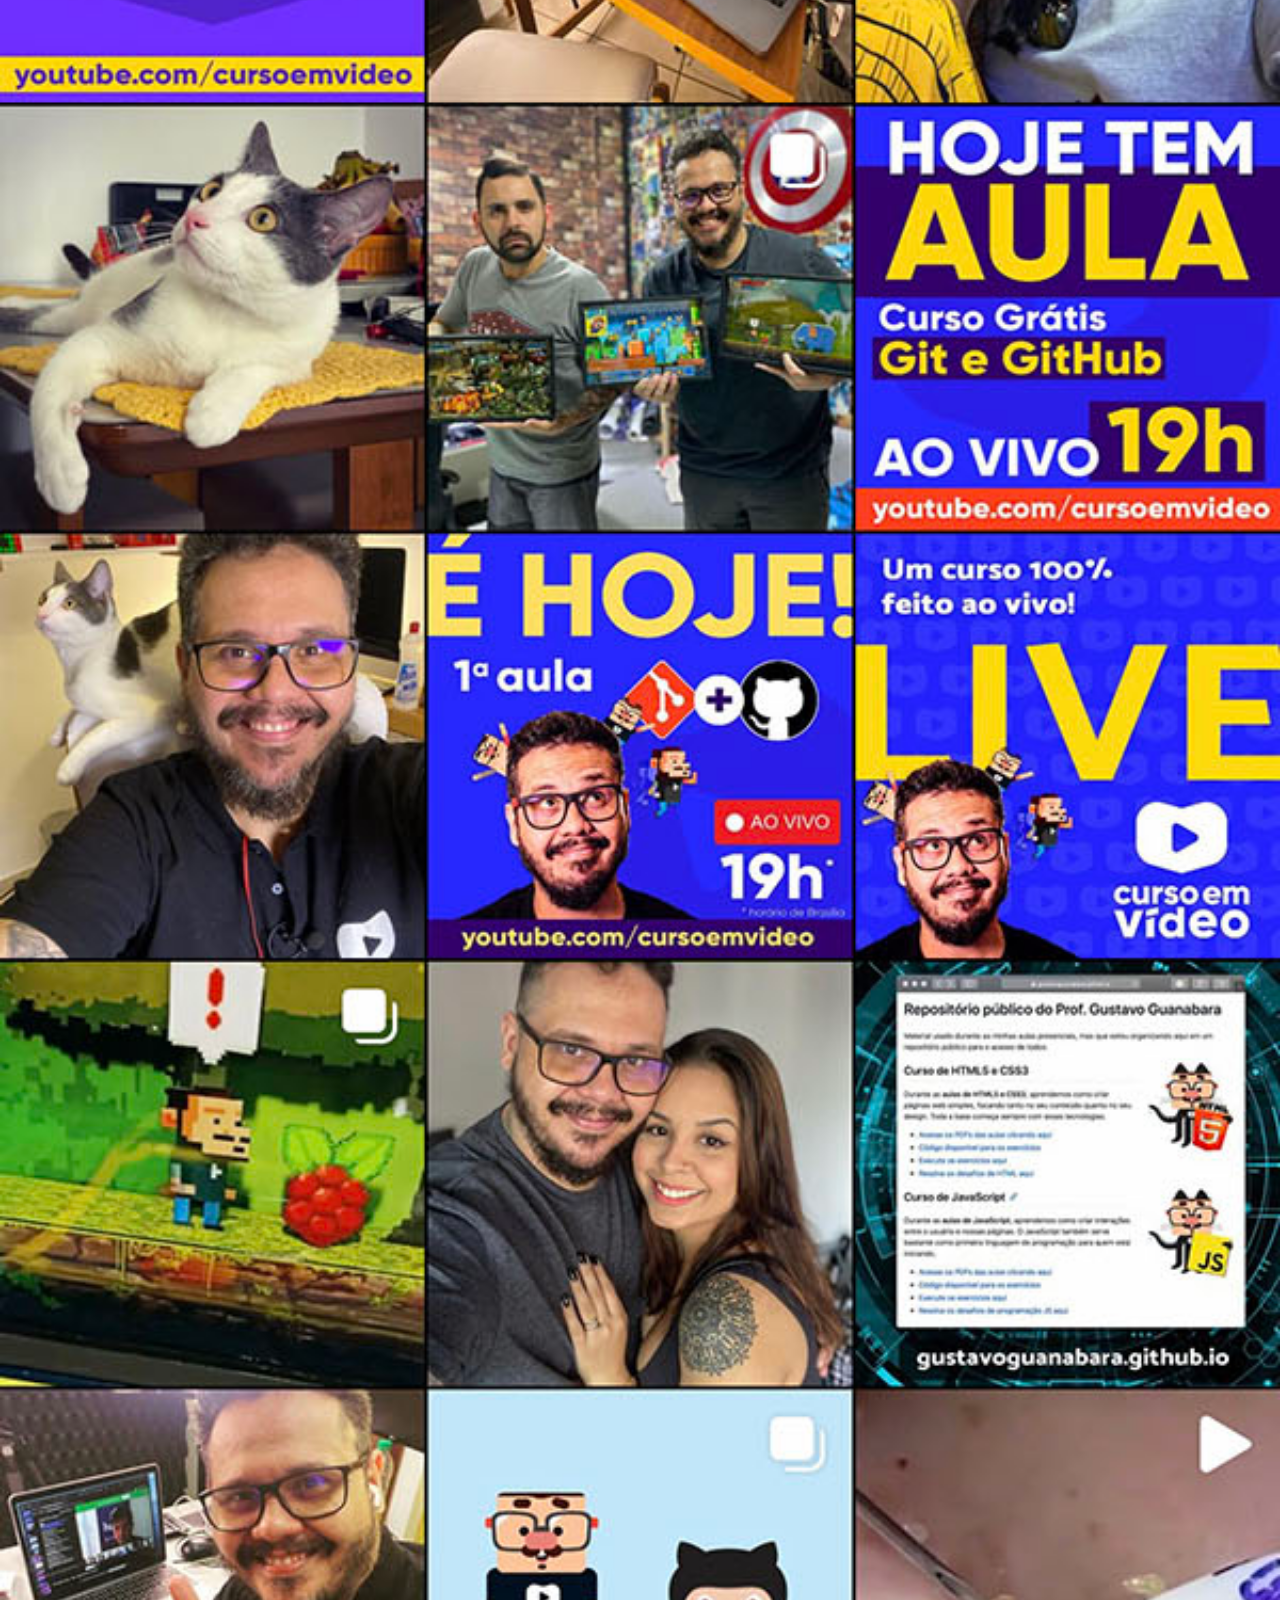
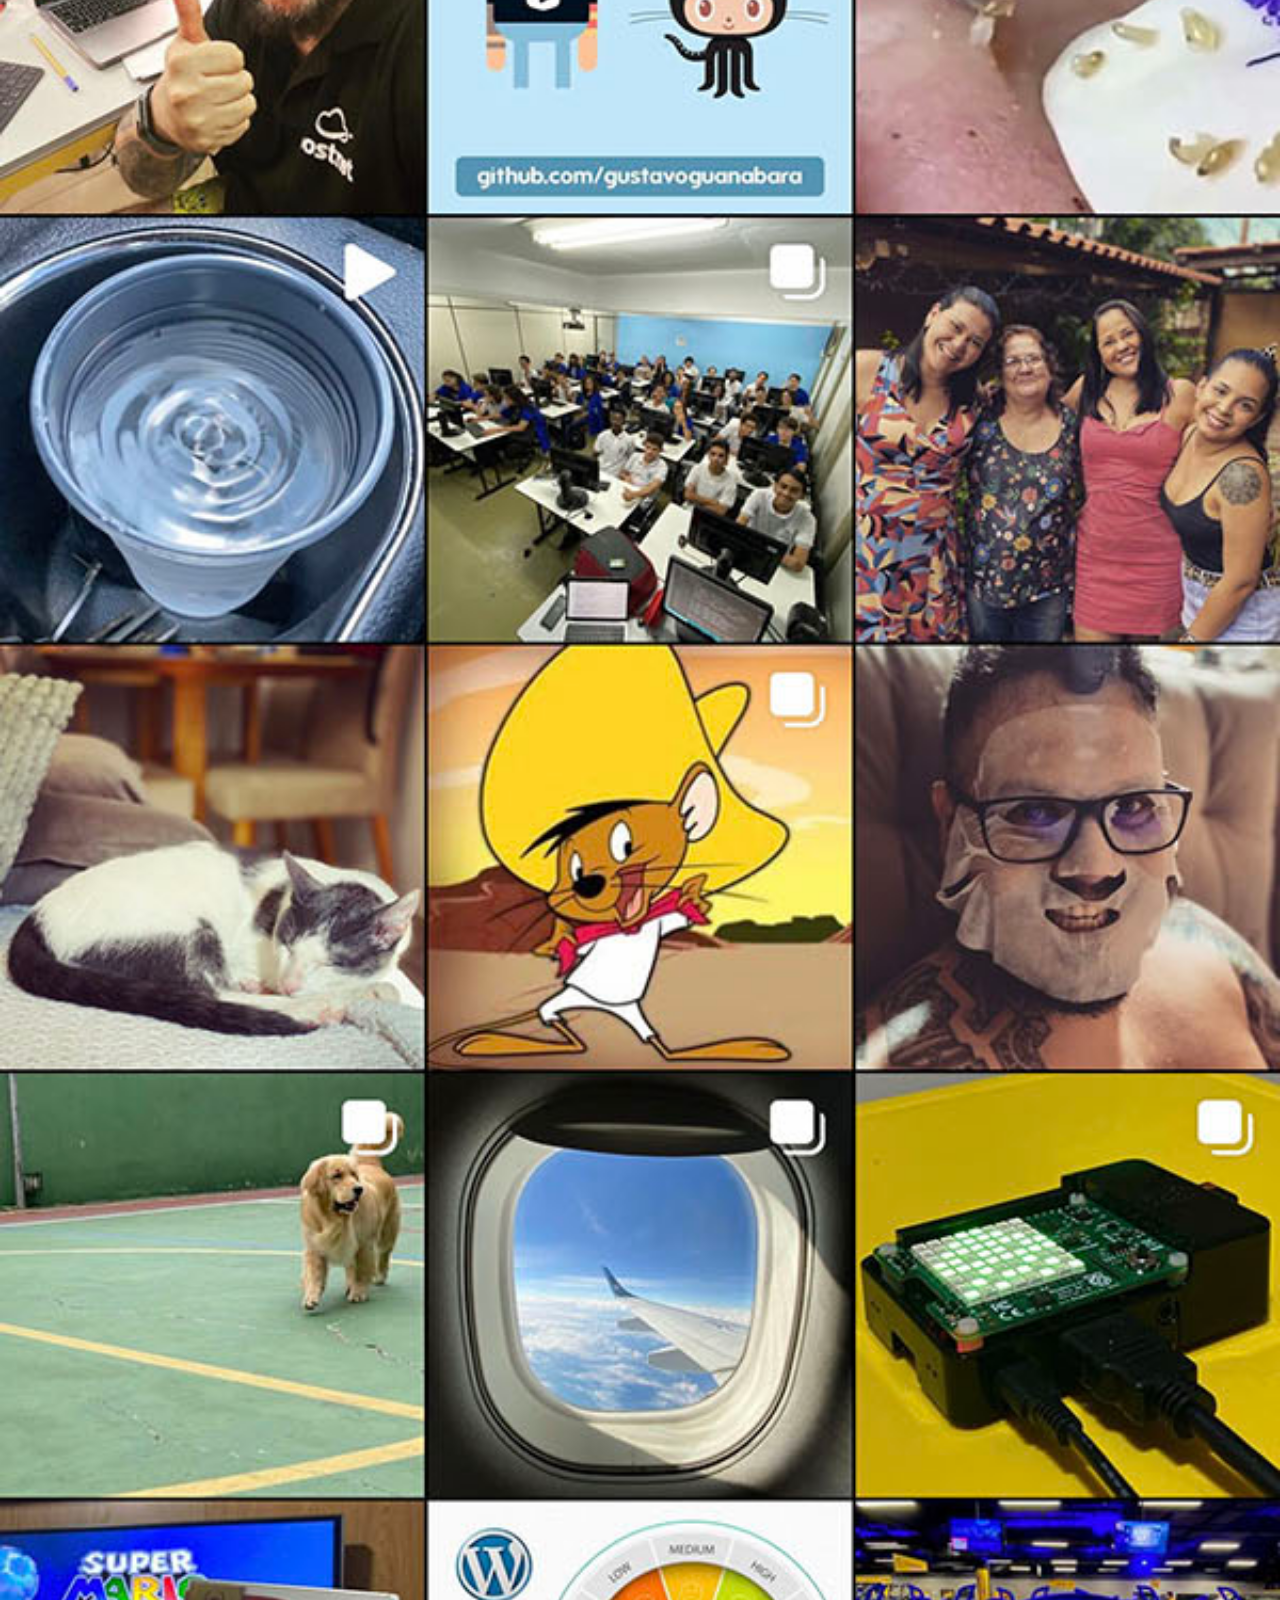
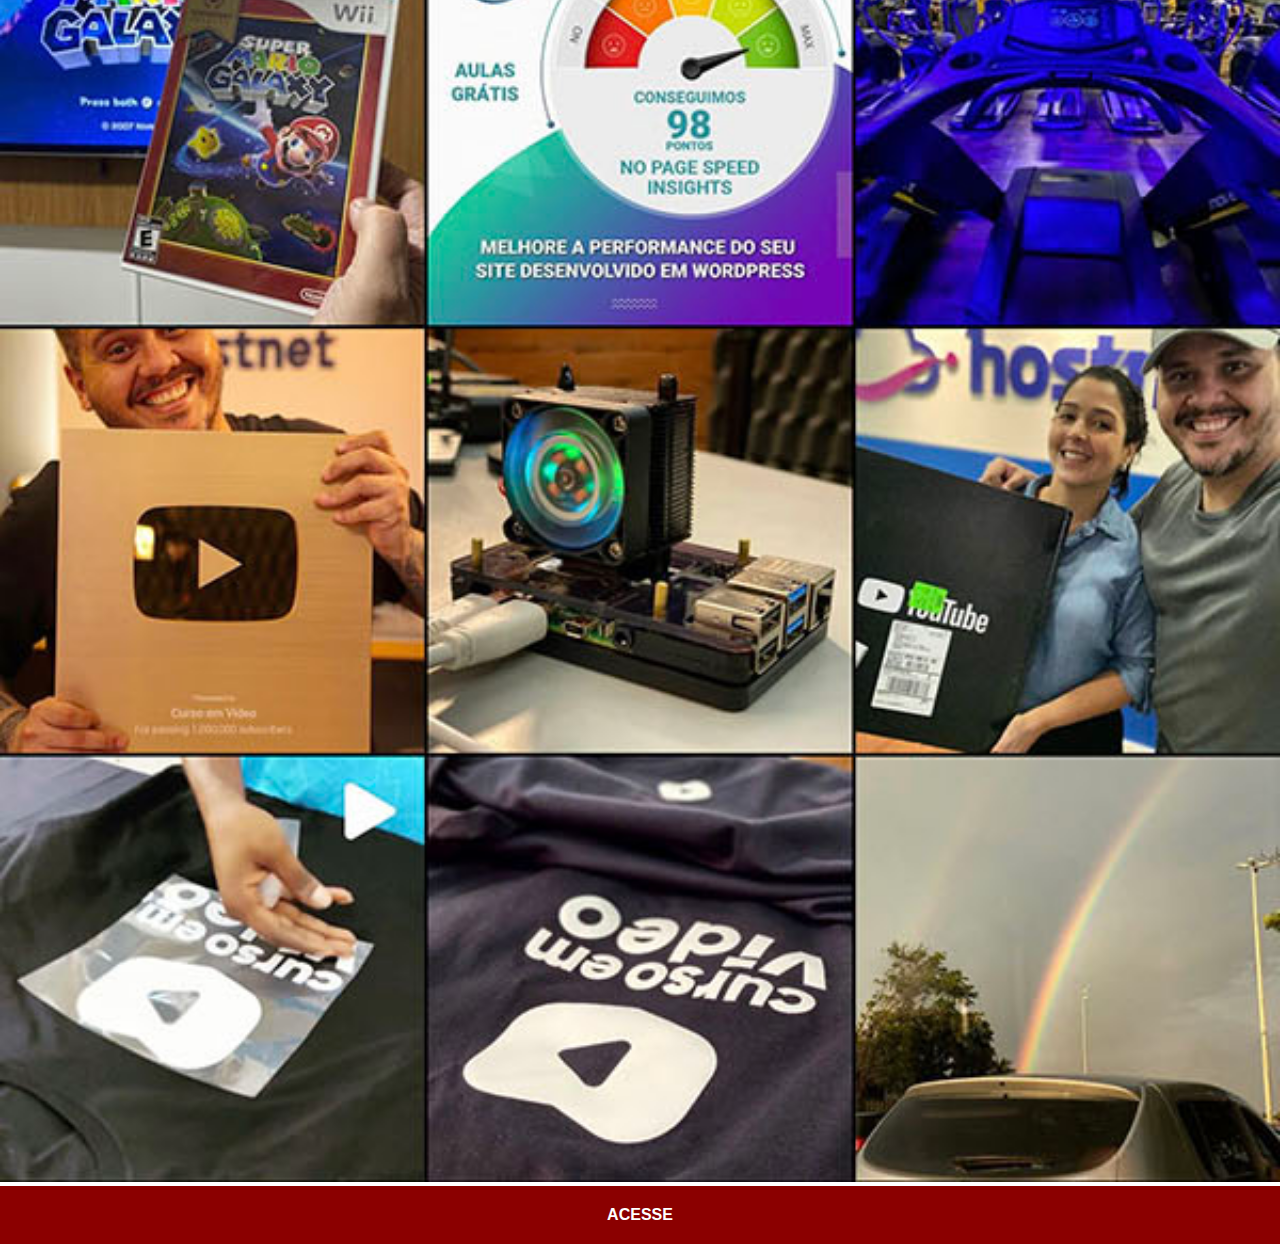
<file: instagram.html>
<!DOCTYPE html>
<html lang="pt-br">
<head>
  <link rel="stylesheet" href="social.css">
  <meta charset="UTF-8">
  <meta http-equiv="X-UA-Compatible" content="IE=edge">
  <meta name="viewport" content="width=device-width, initial-scale=1.0">
  <title>home</title>
</head>
<body>
  <img src="imagens/imagens/tela-instagram.jpg" alt="Instagram">
  <a href="https://www.instagram.com/gustavoguanabara/" target="_blank">ACESSE</a>
</body>
</html>
</file>
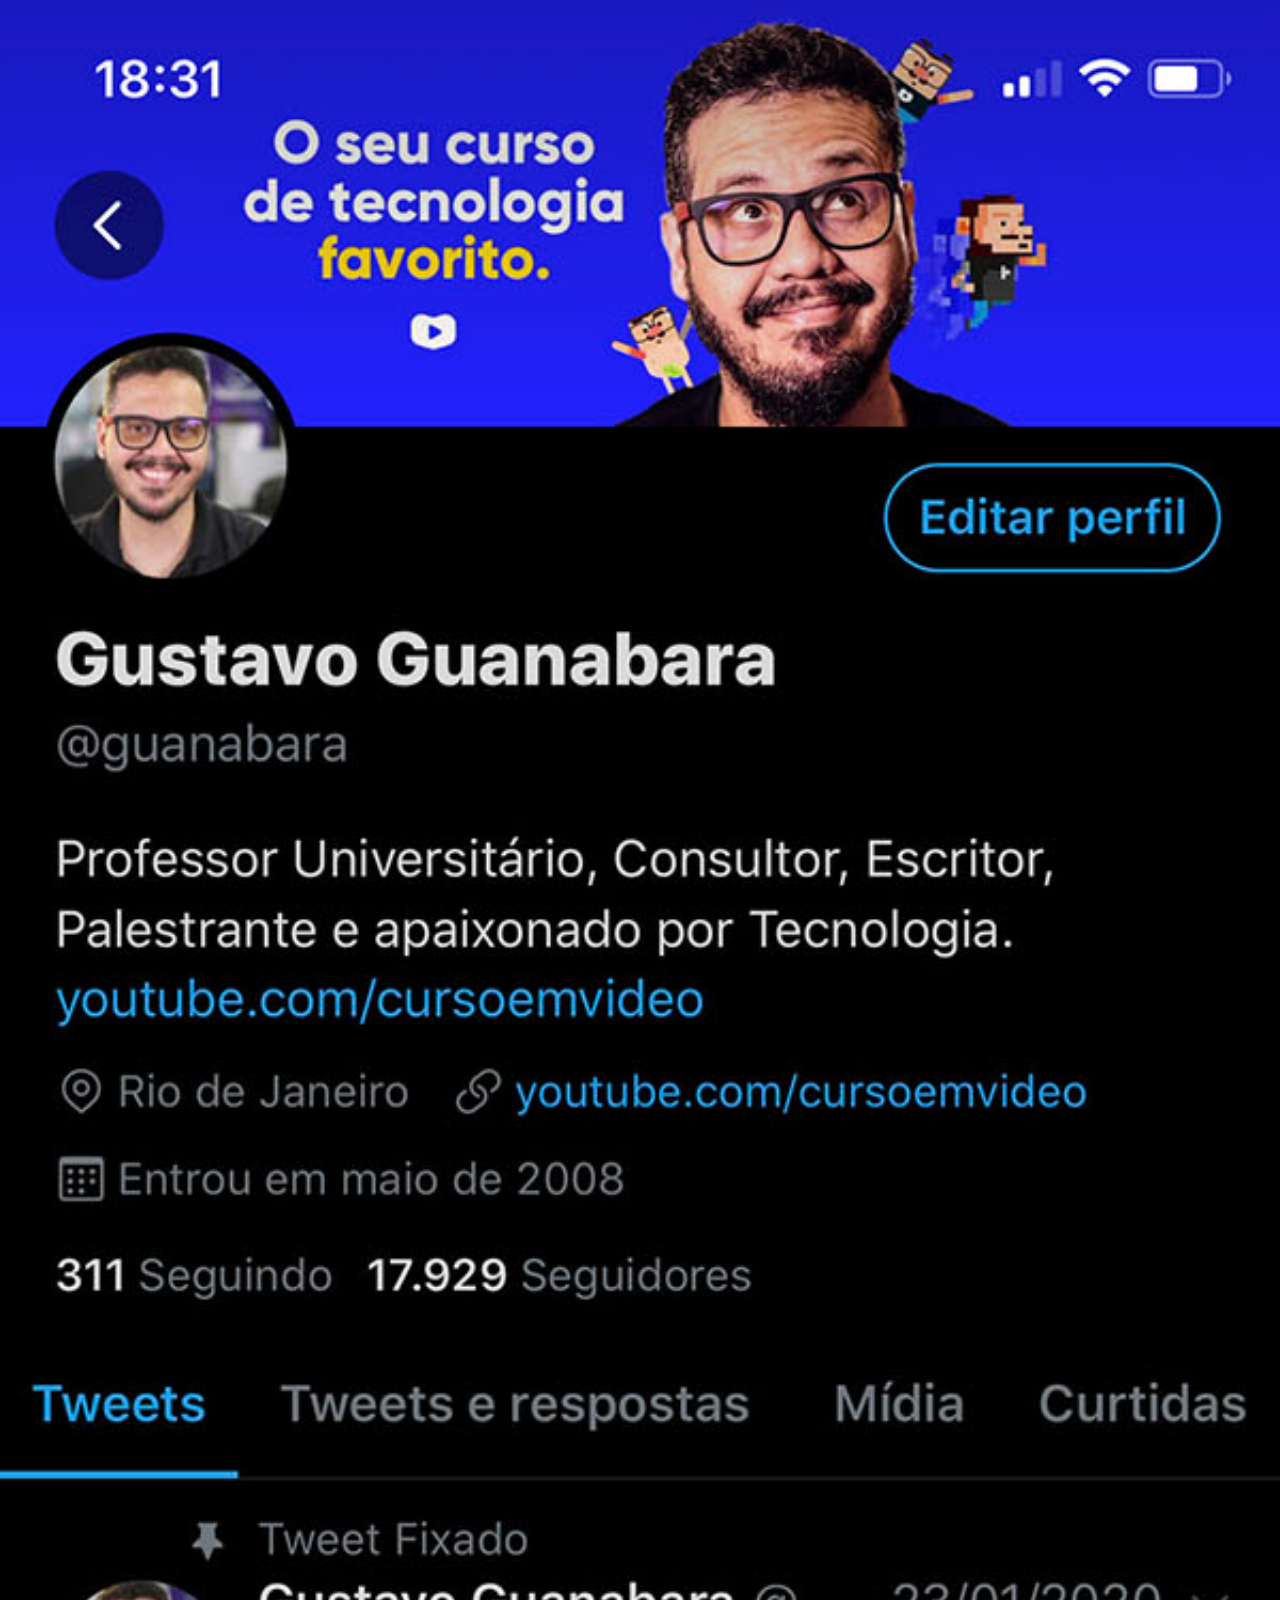
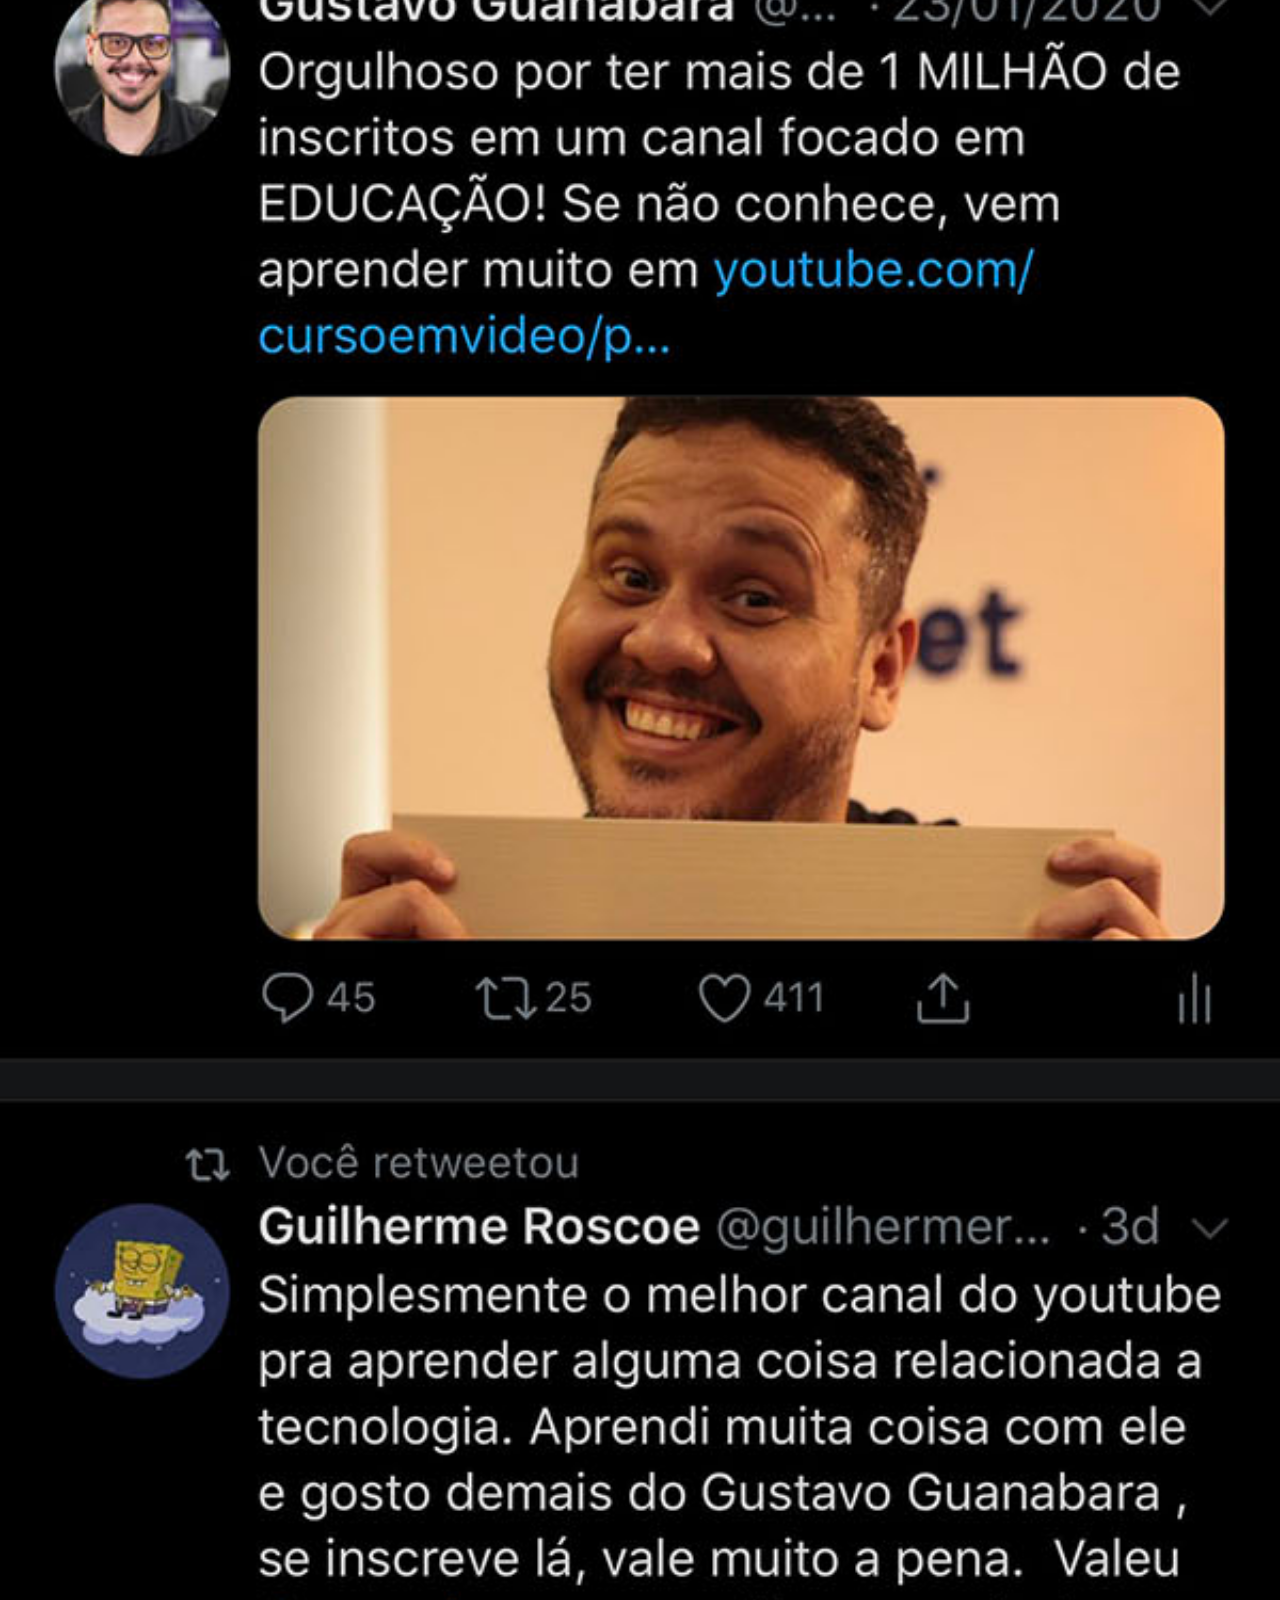
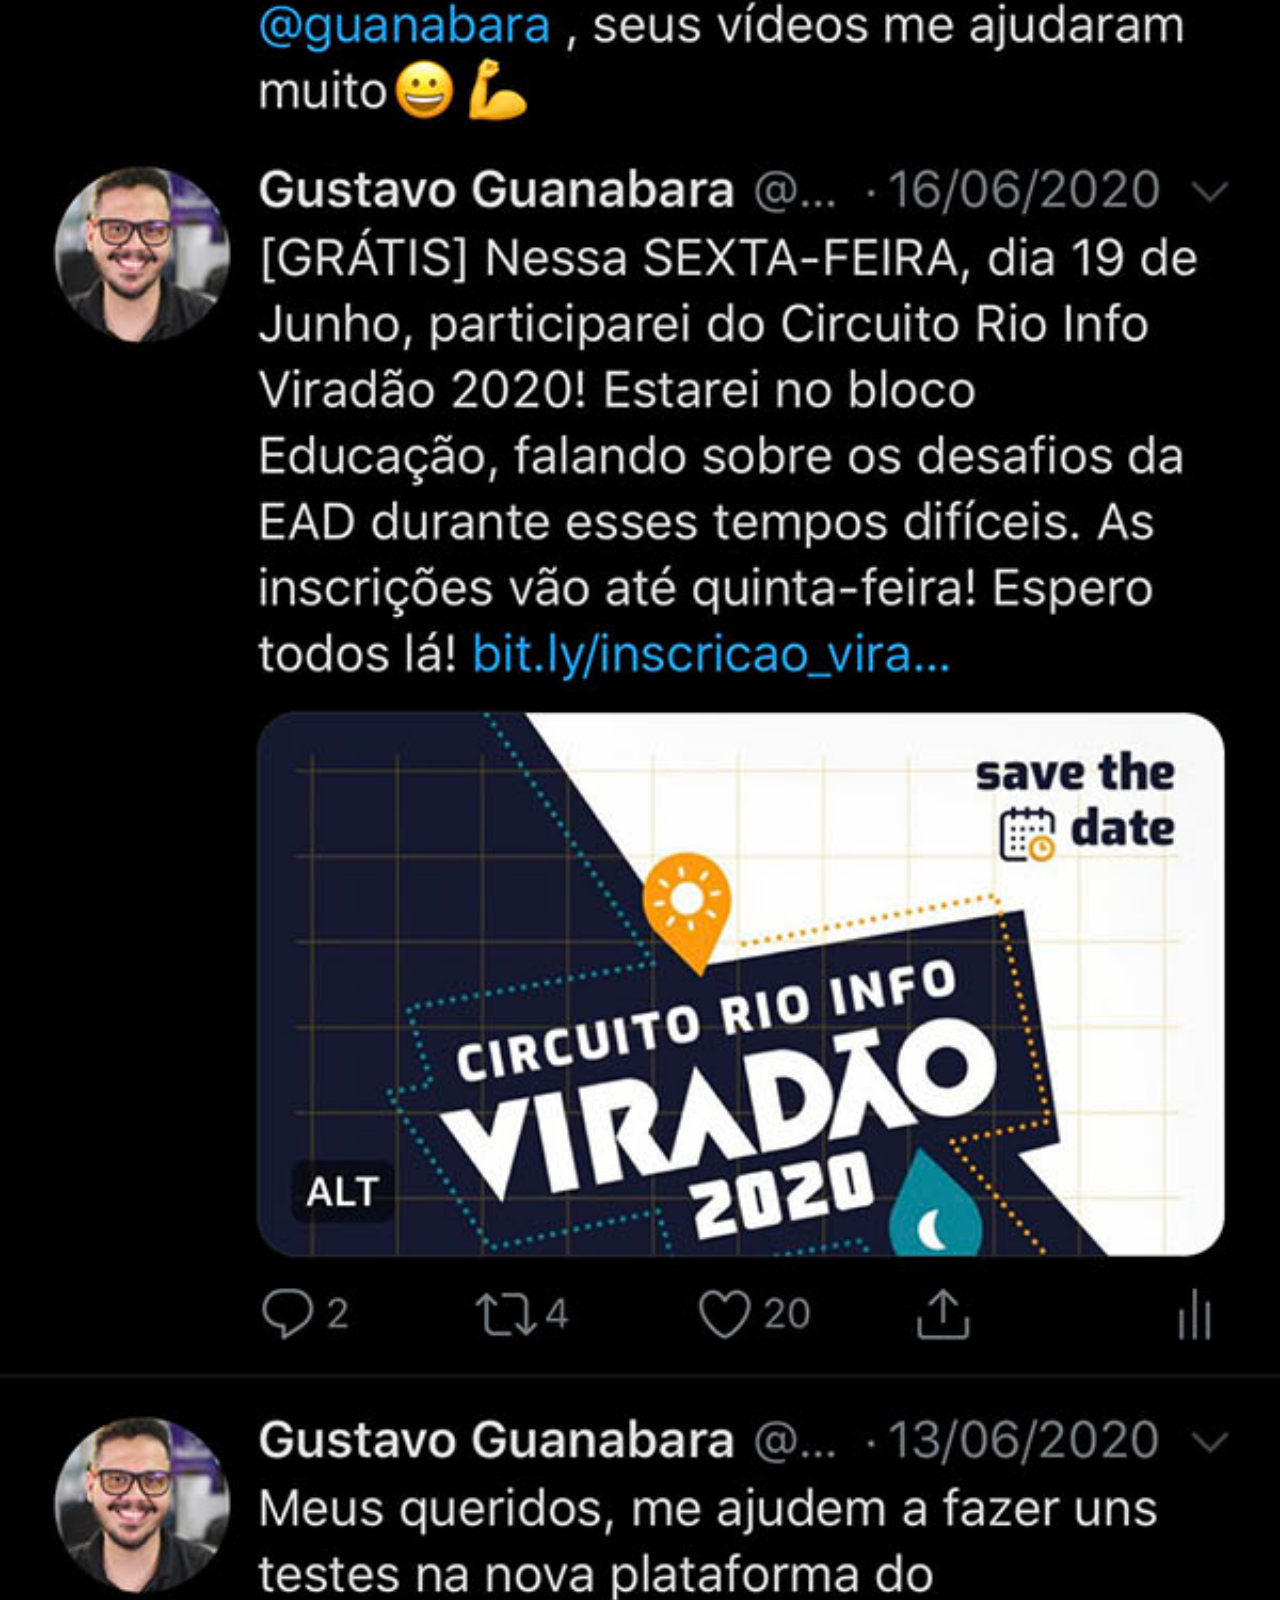
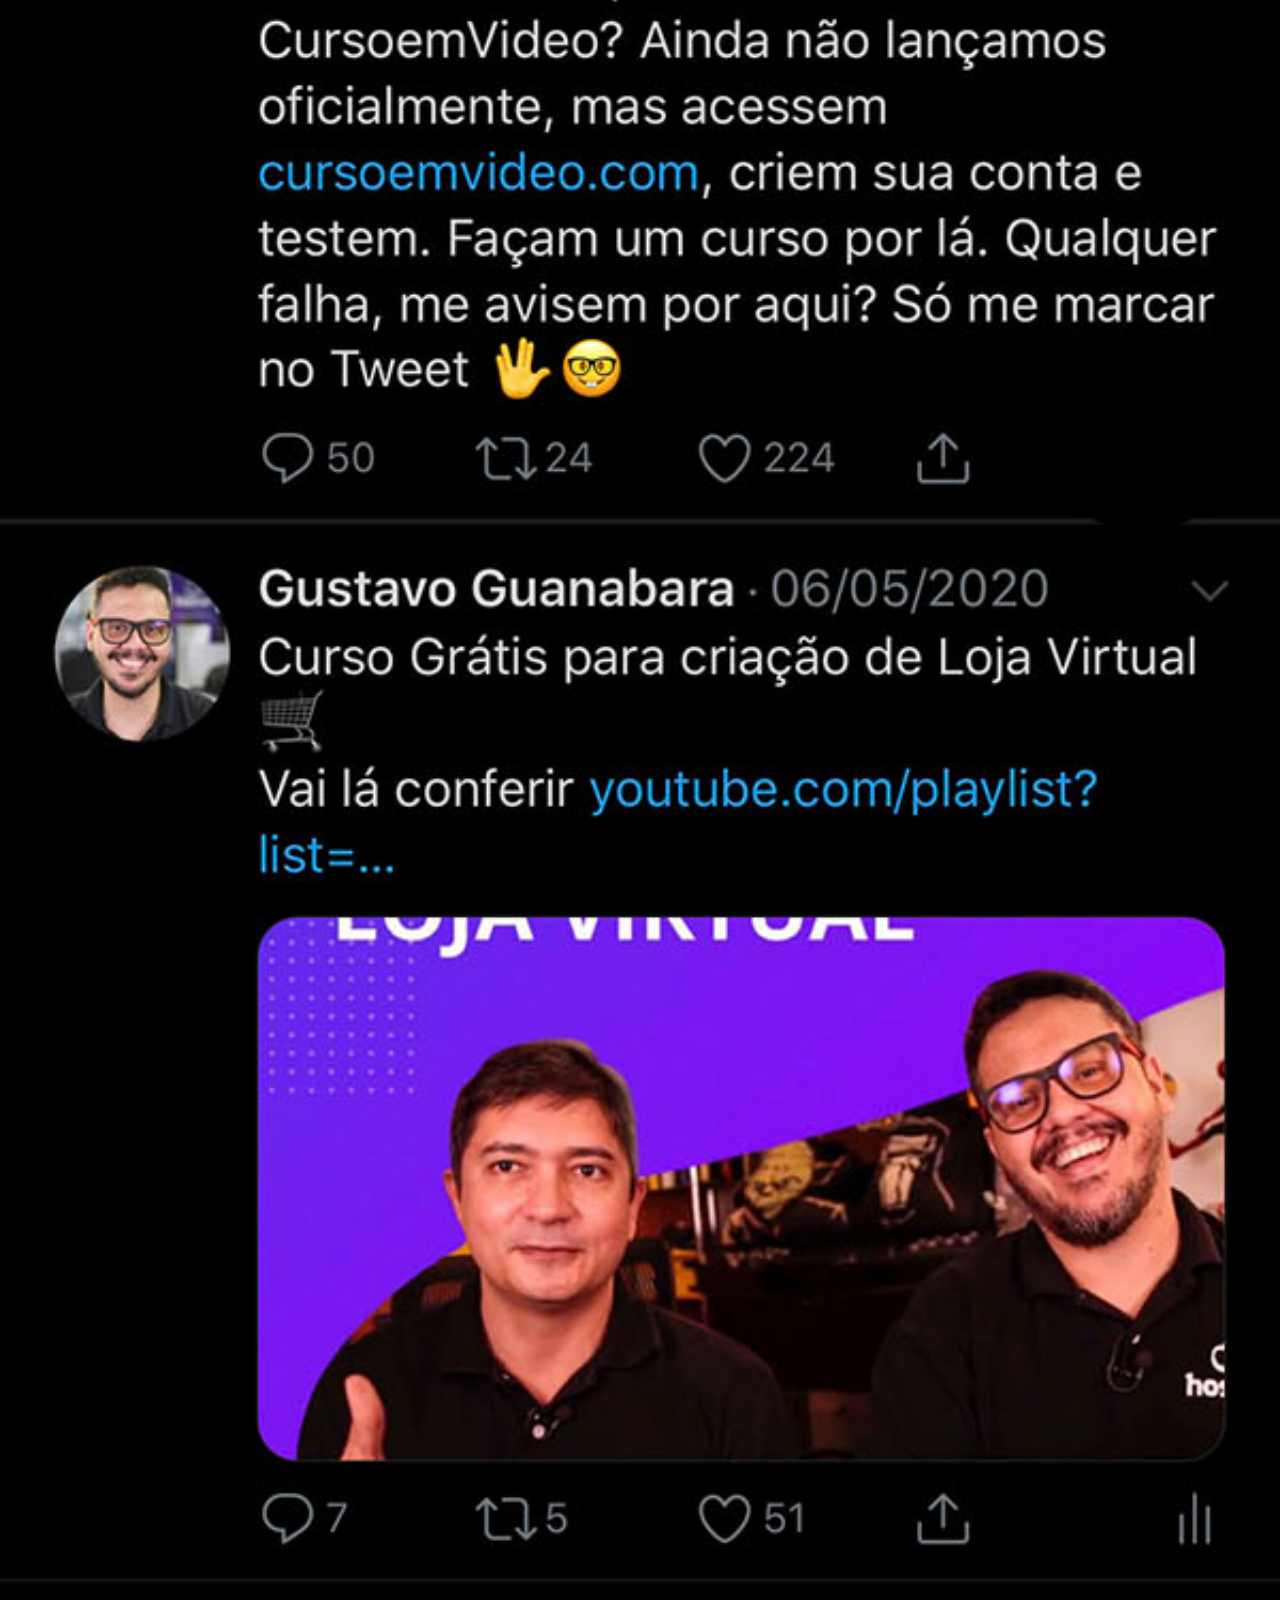
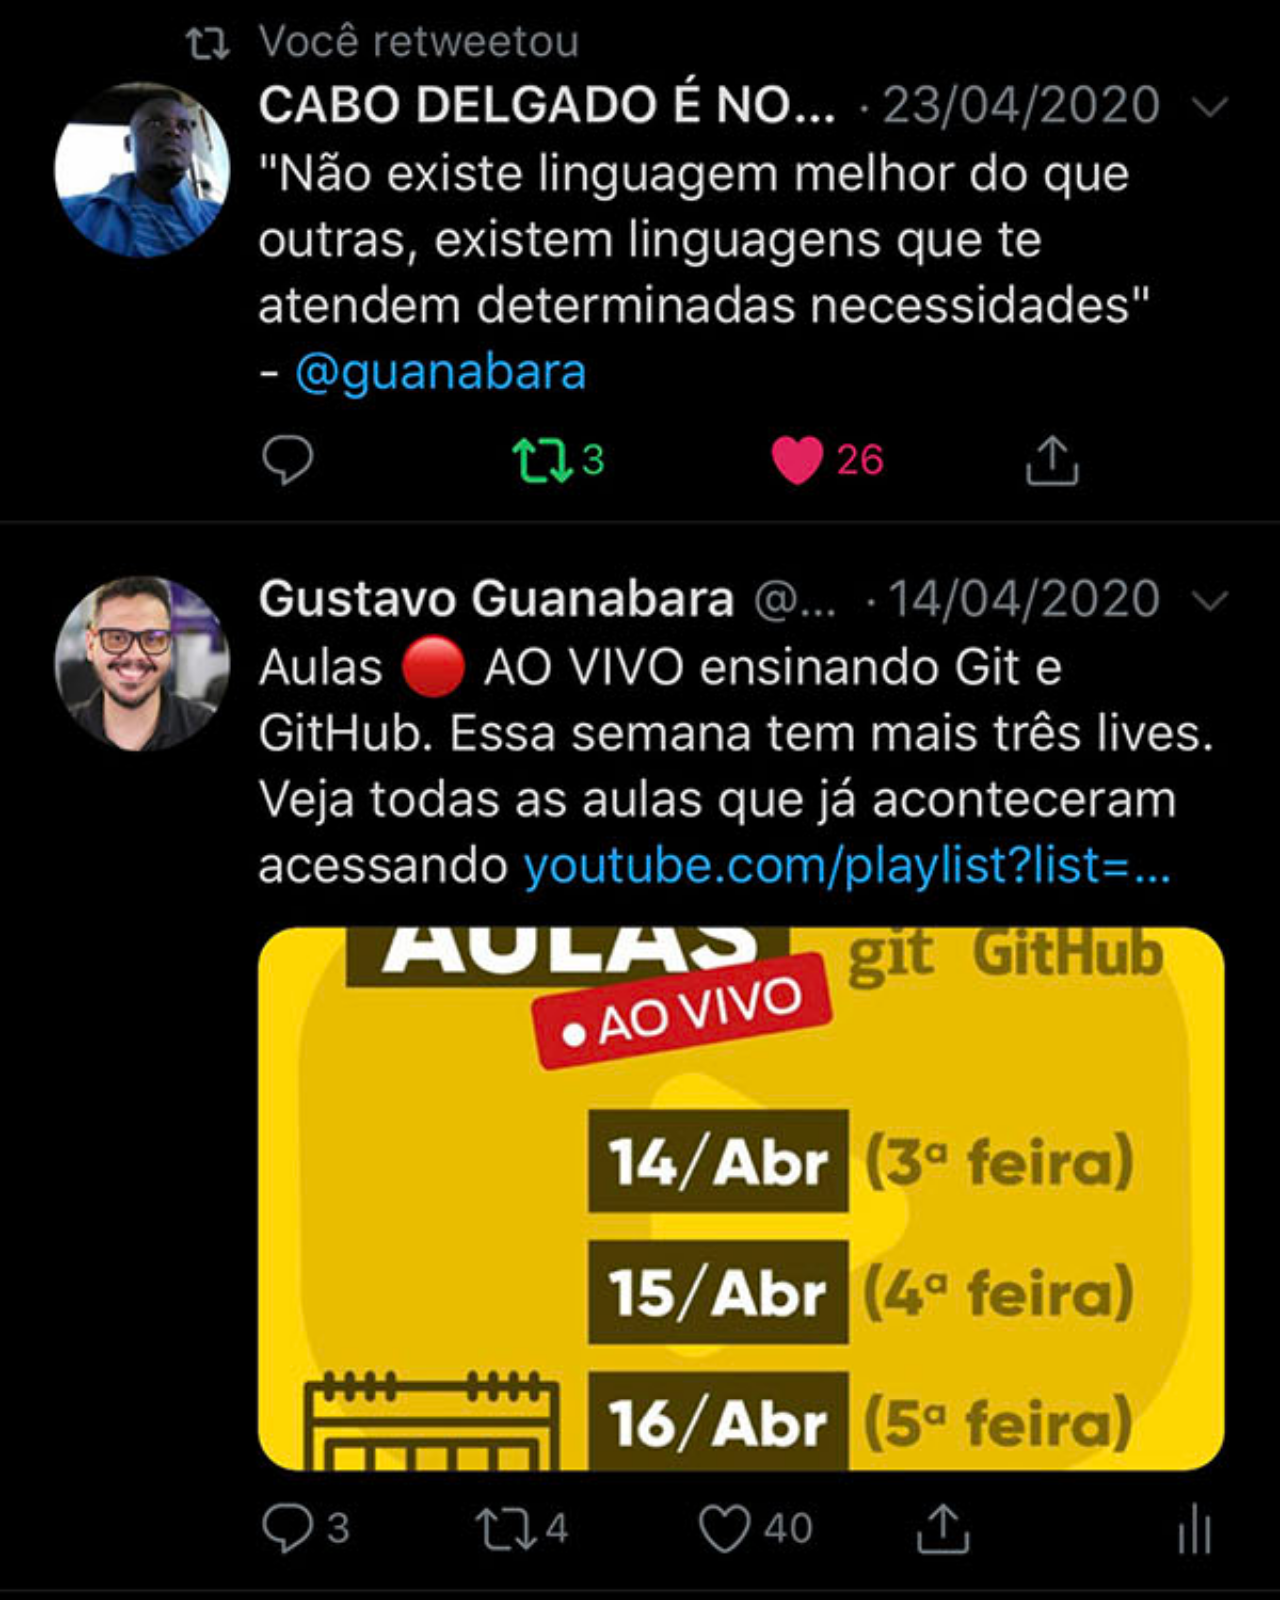
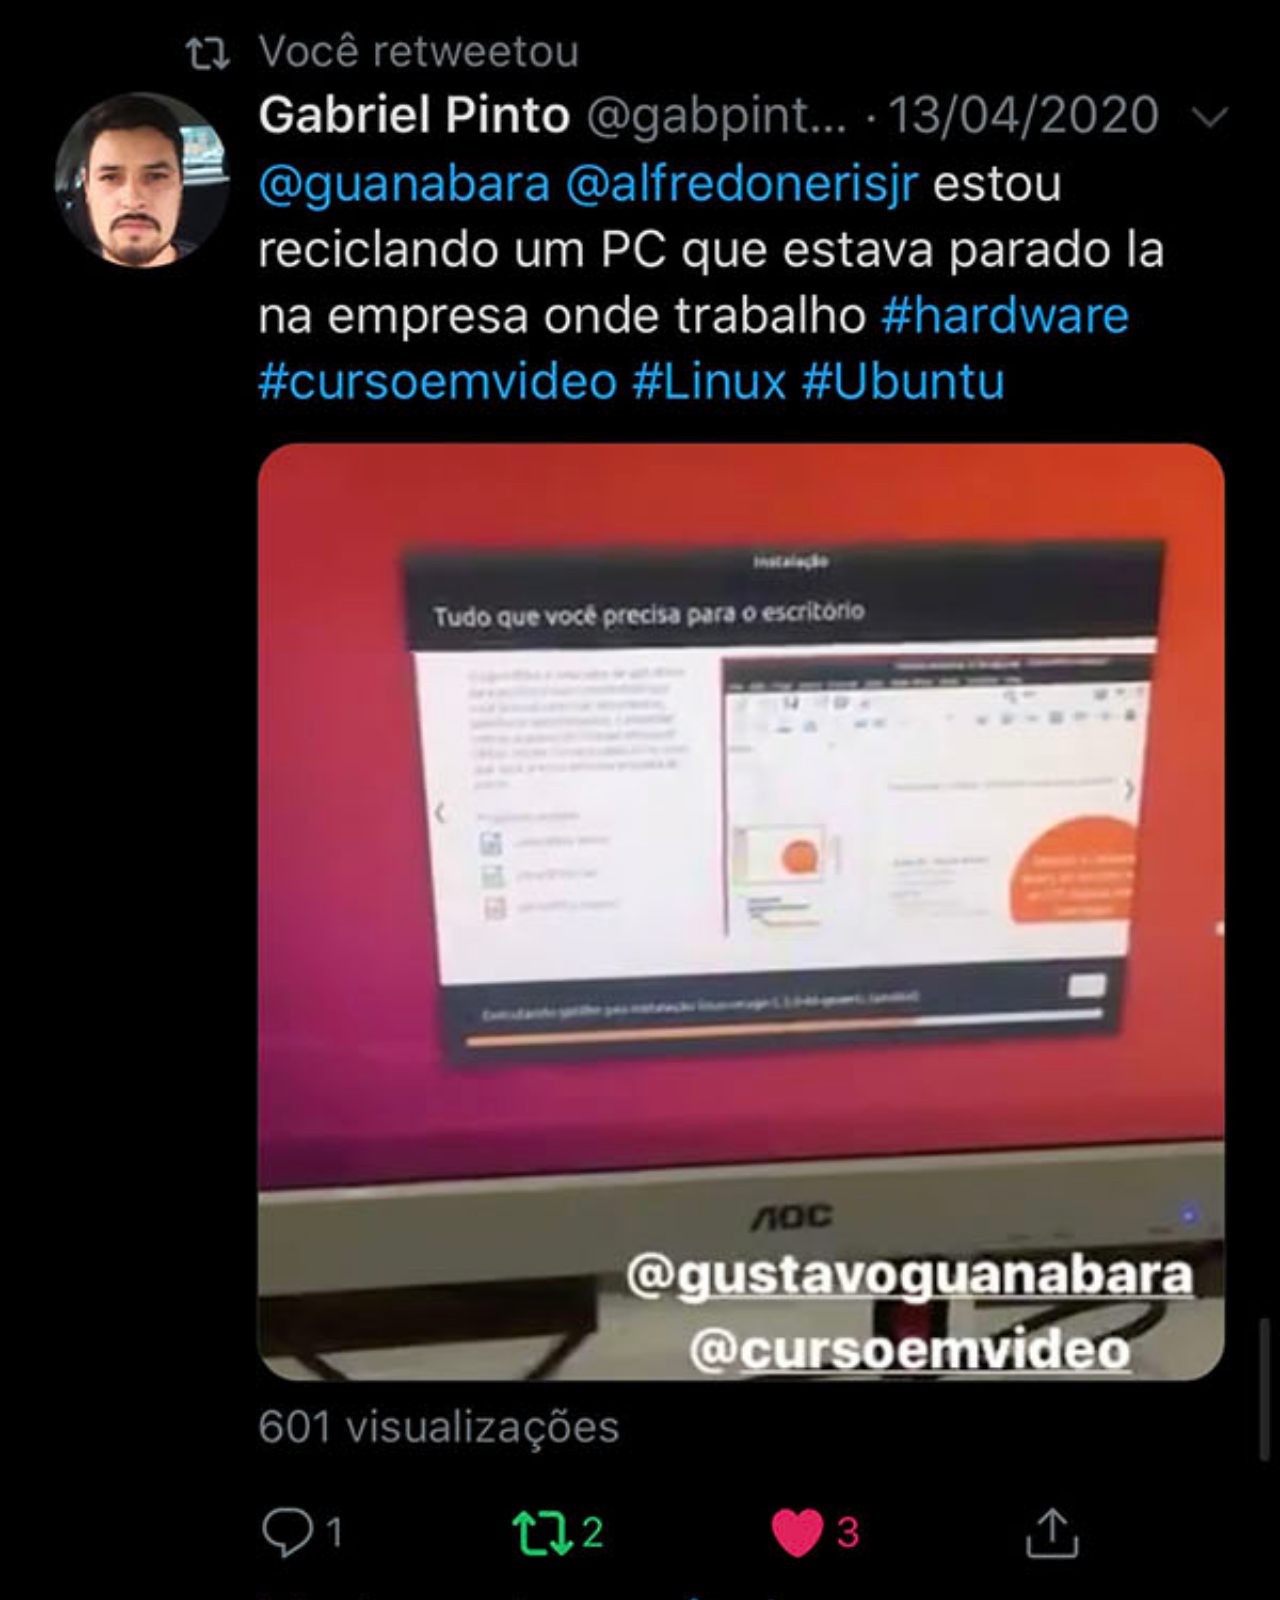
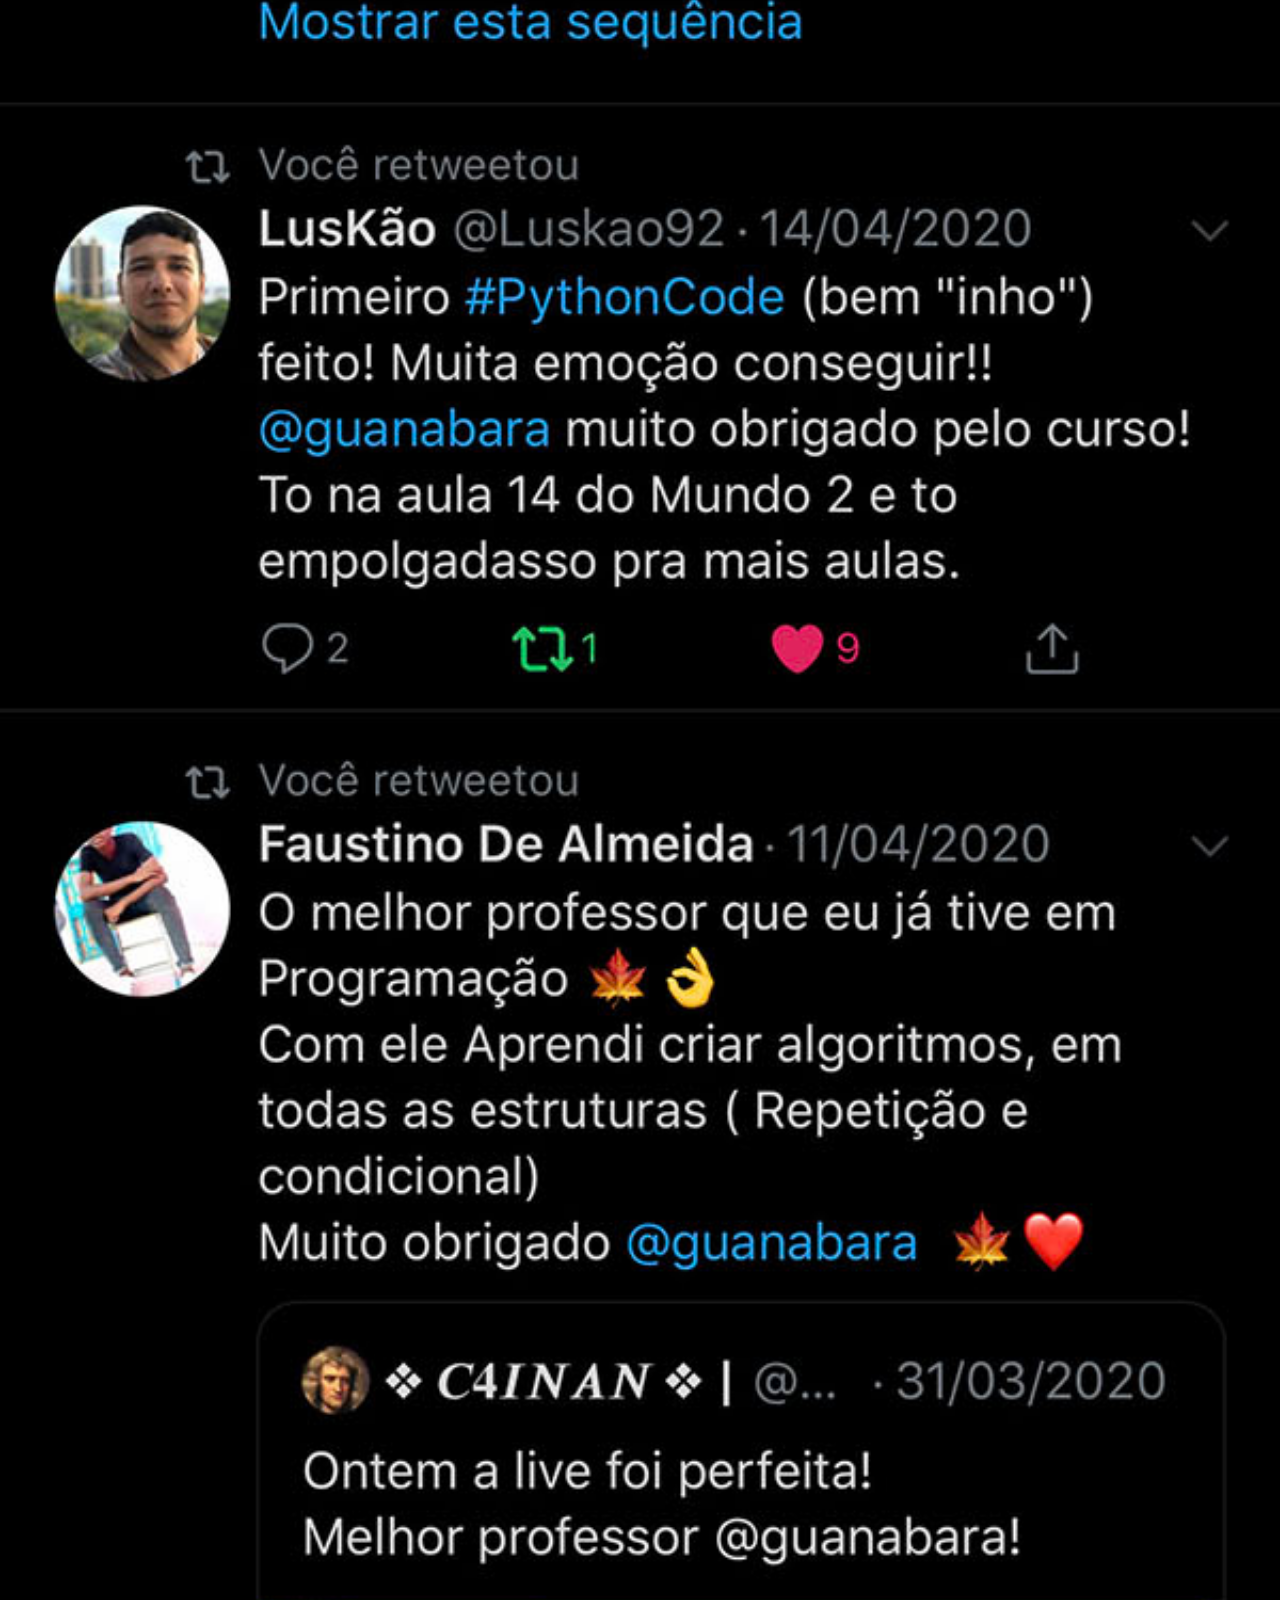
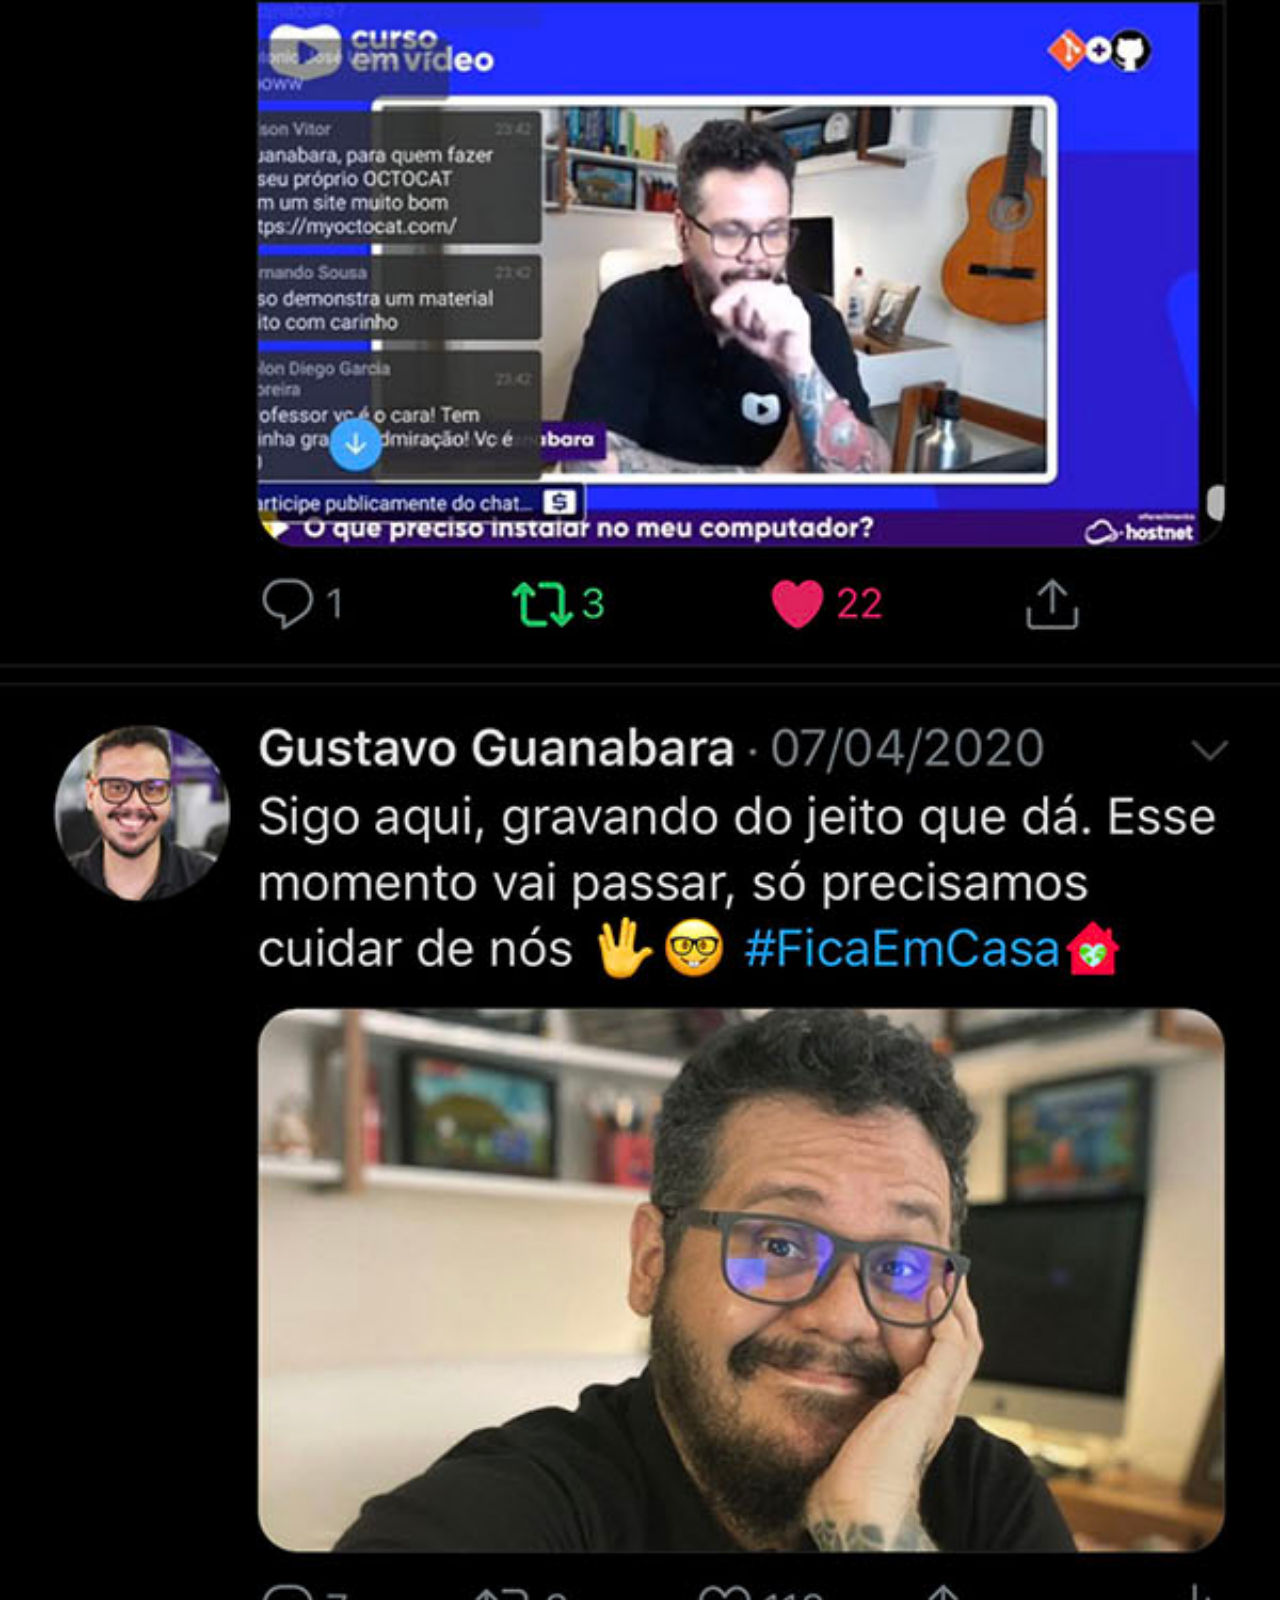
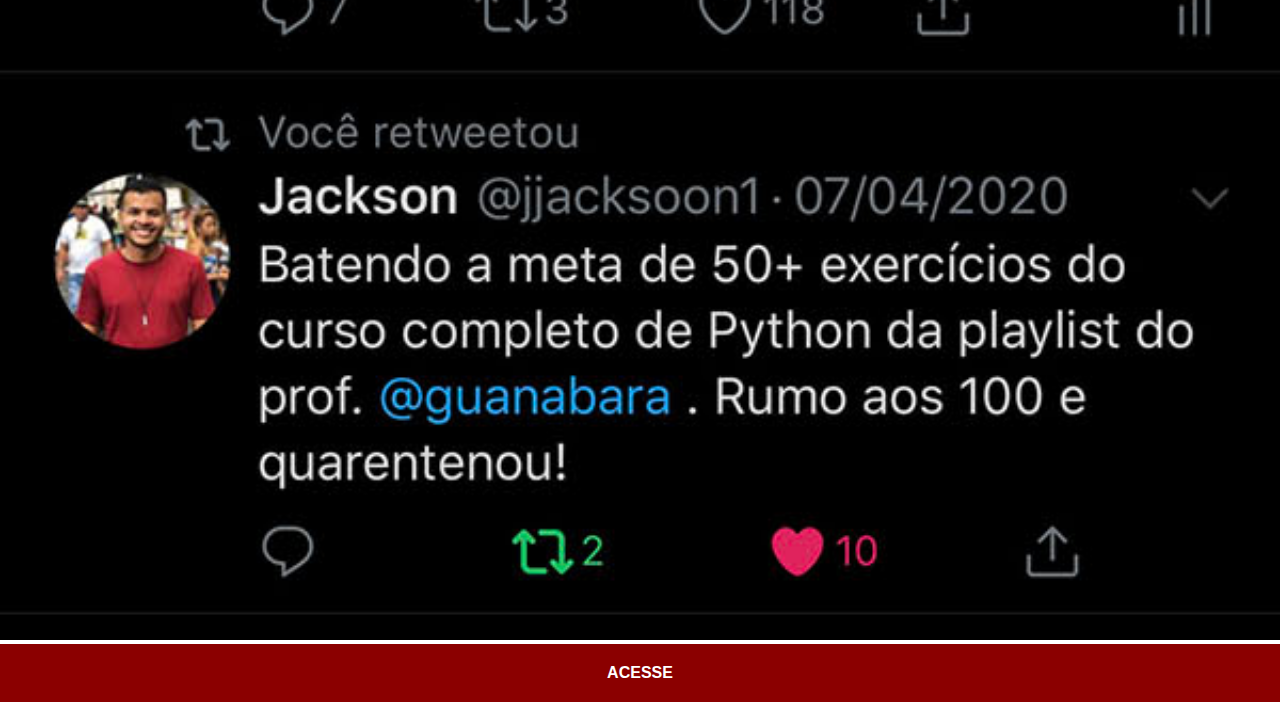
<file: twitter.html>
<!DOCTYPE html>
<html lang="pt-br">
<head>
  <link rel="stylesheet" href="social.css">
  <meta charset="UTF-8">
  <meta http-equiv="X-UA-Compatible" content="IE=edge">
  <meta name="viewport" content="width=device-width, initial-scale=1.0">
  <title>home</title>
</head>
<body>
  <img src="imagens/imagens/tela-twitter.jpg" alt="Twitter">
  <a href="https://twitter.com/guanabara" target="_blank">ACESSE</a>
</body>
</html>
</file>
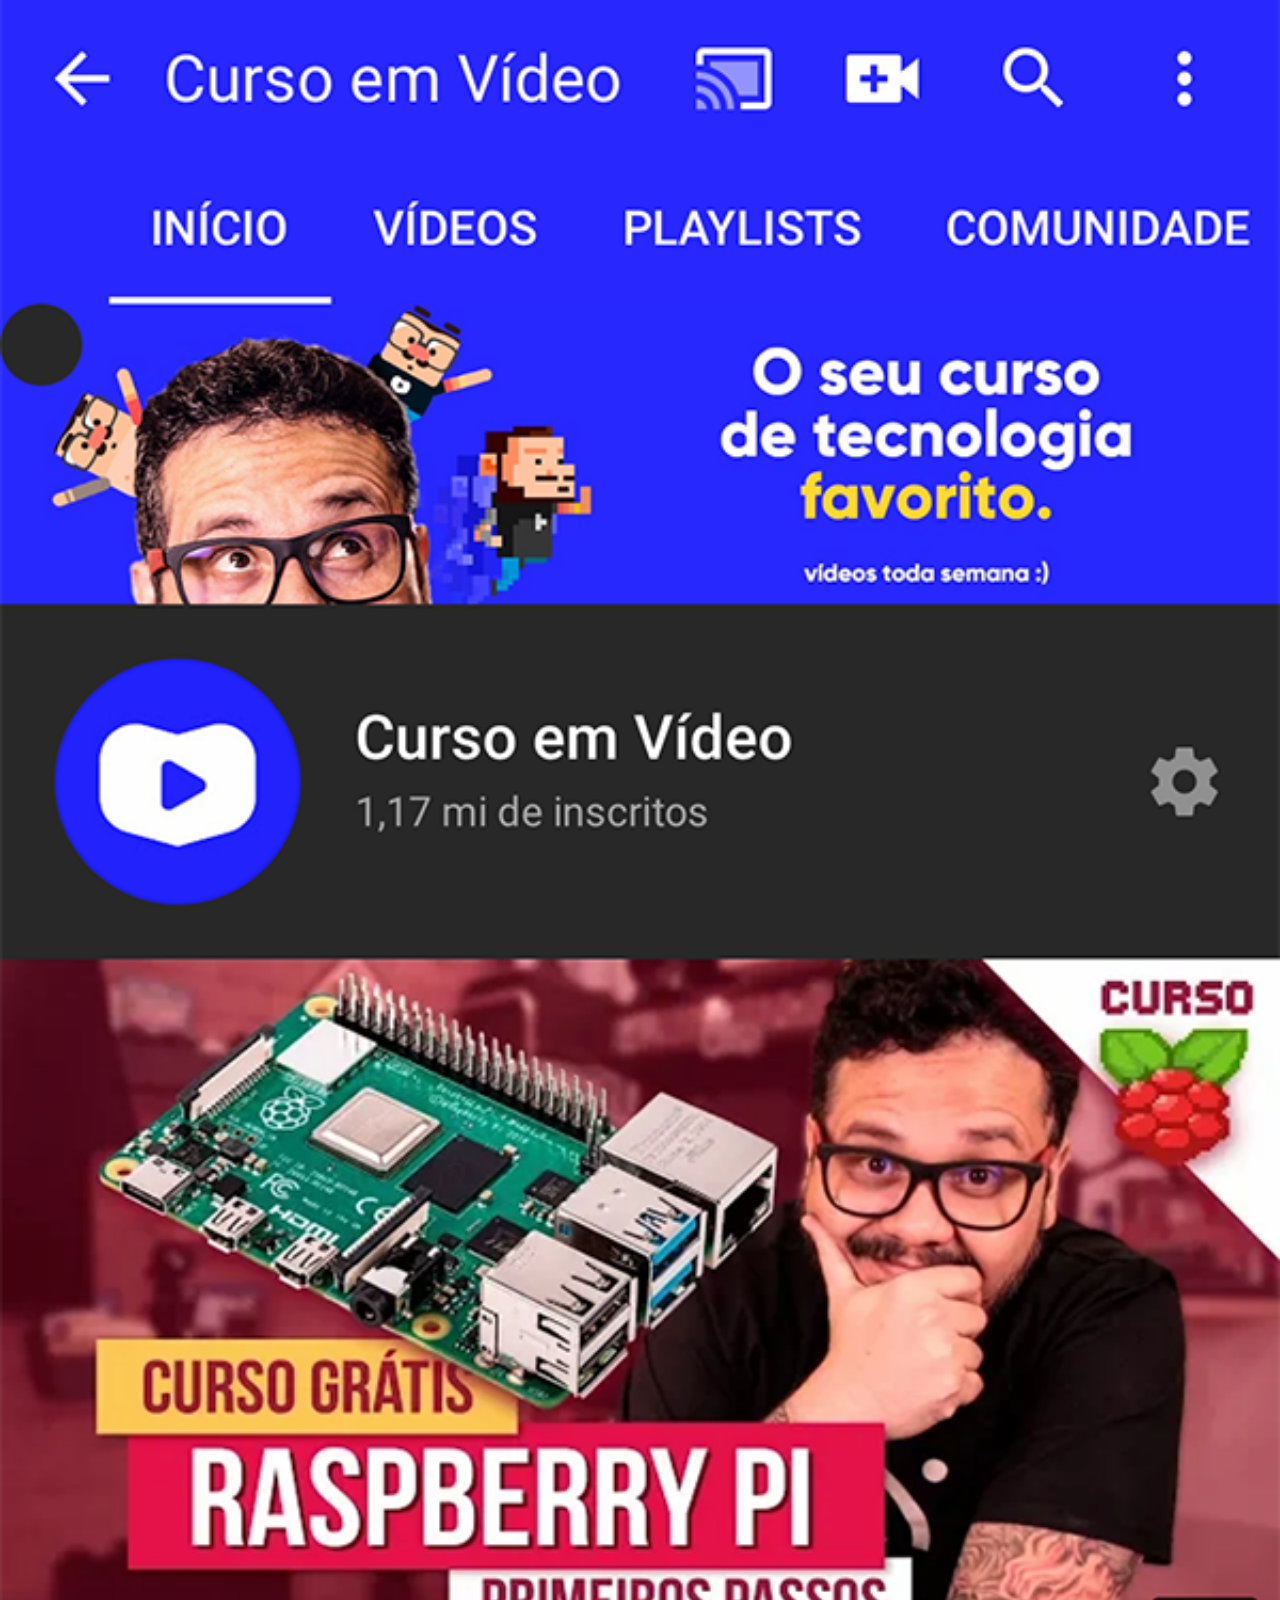
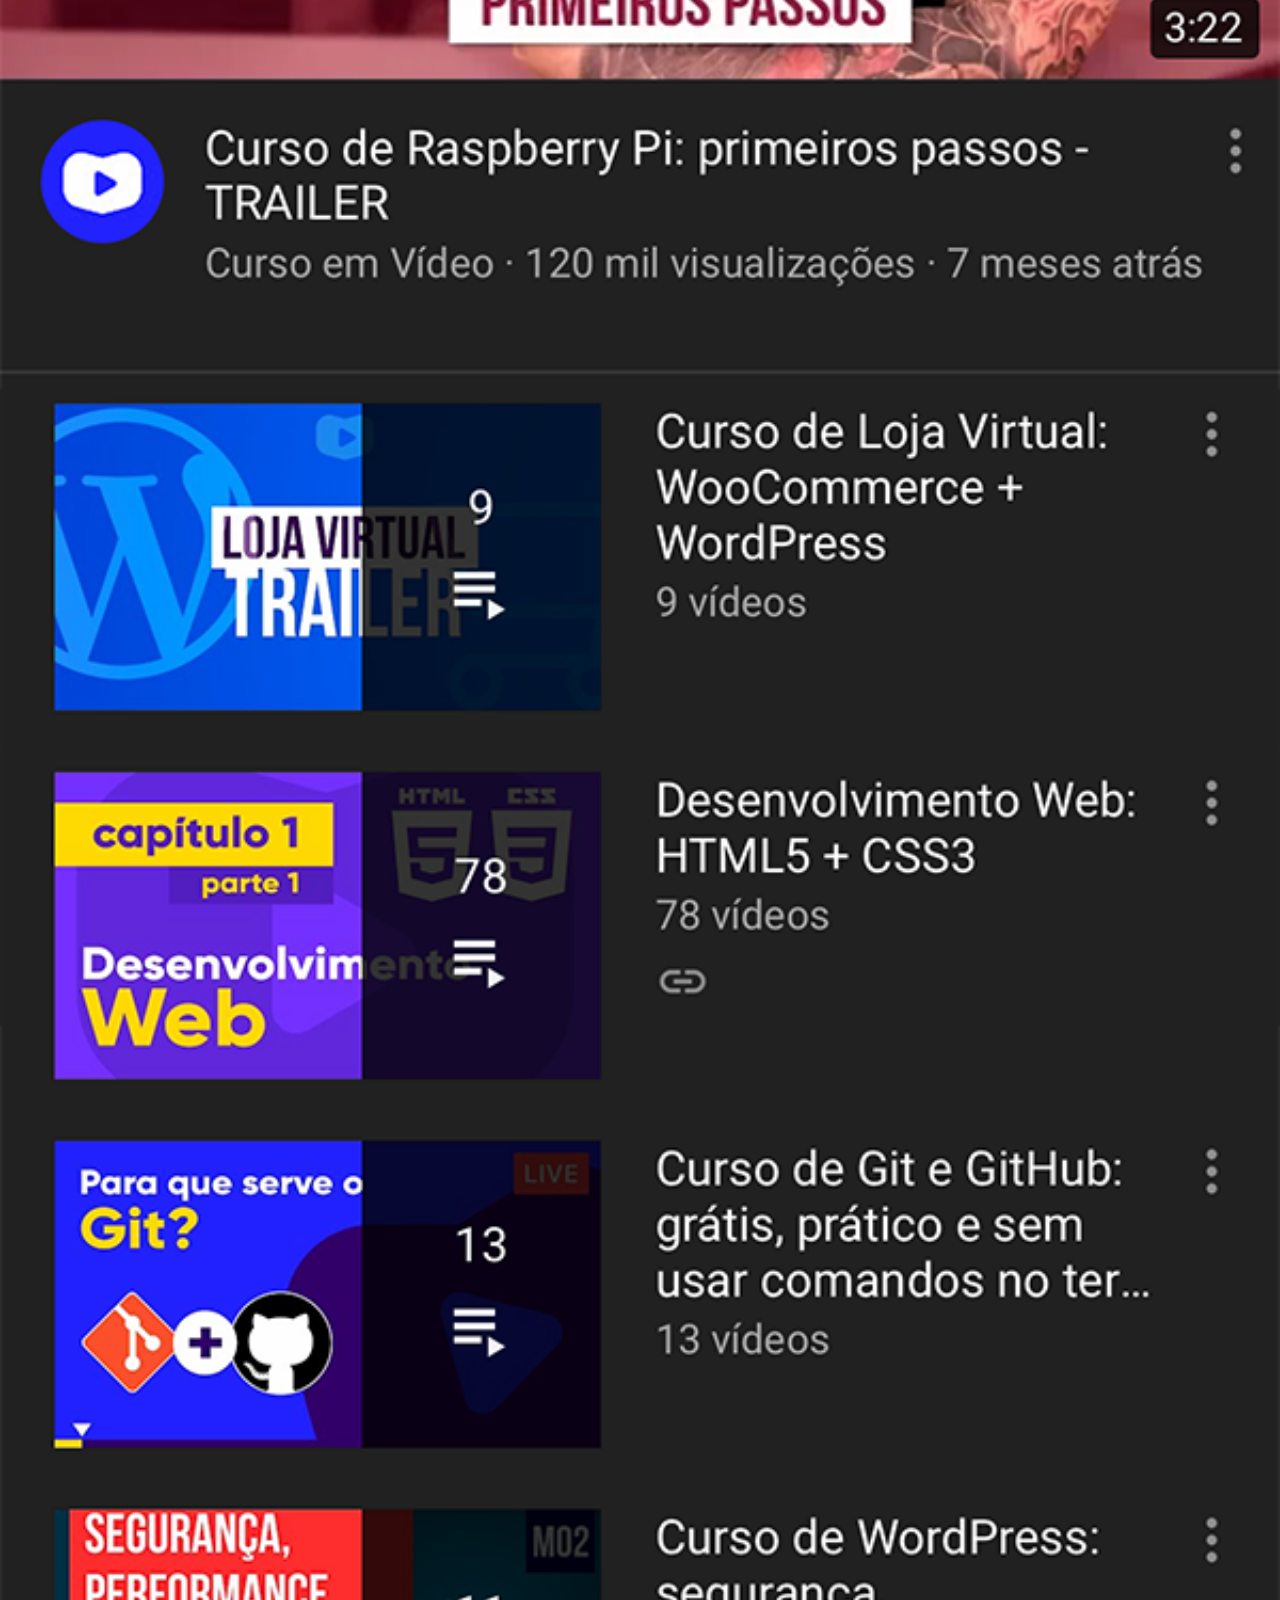
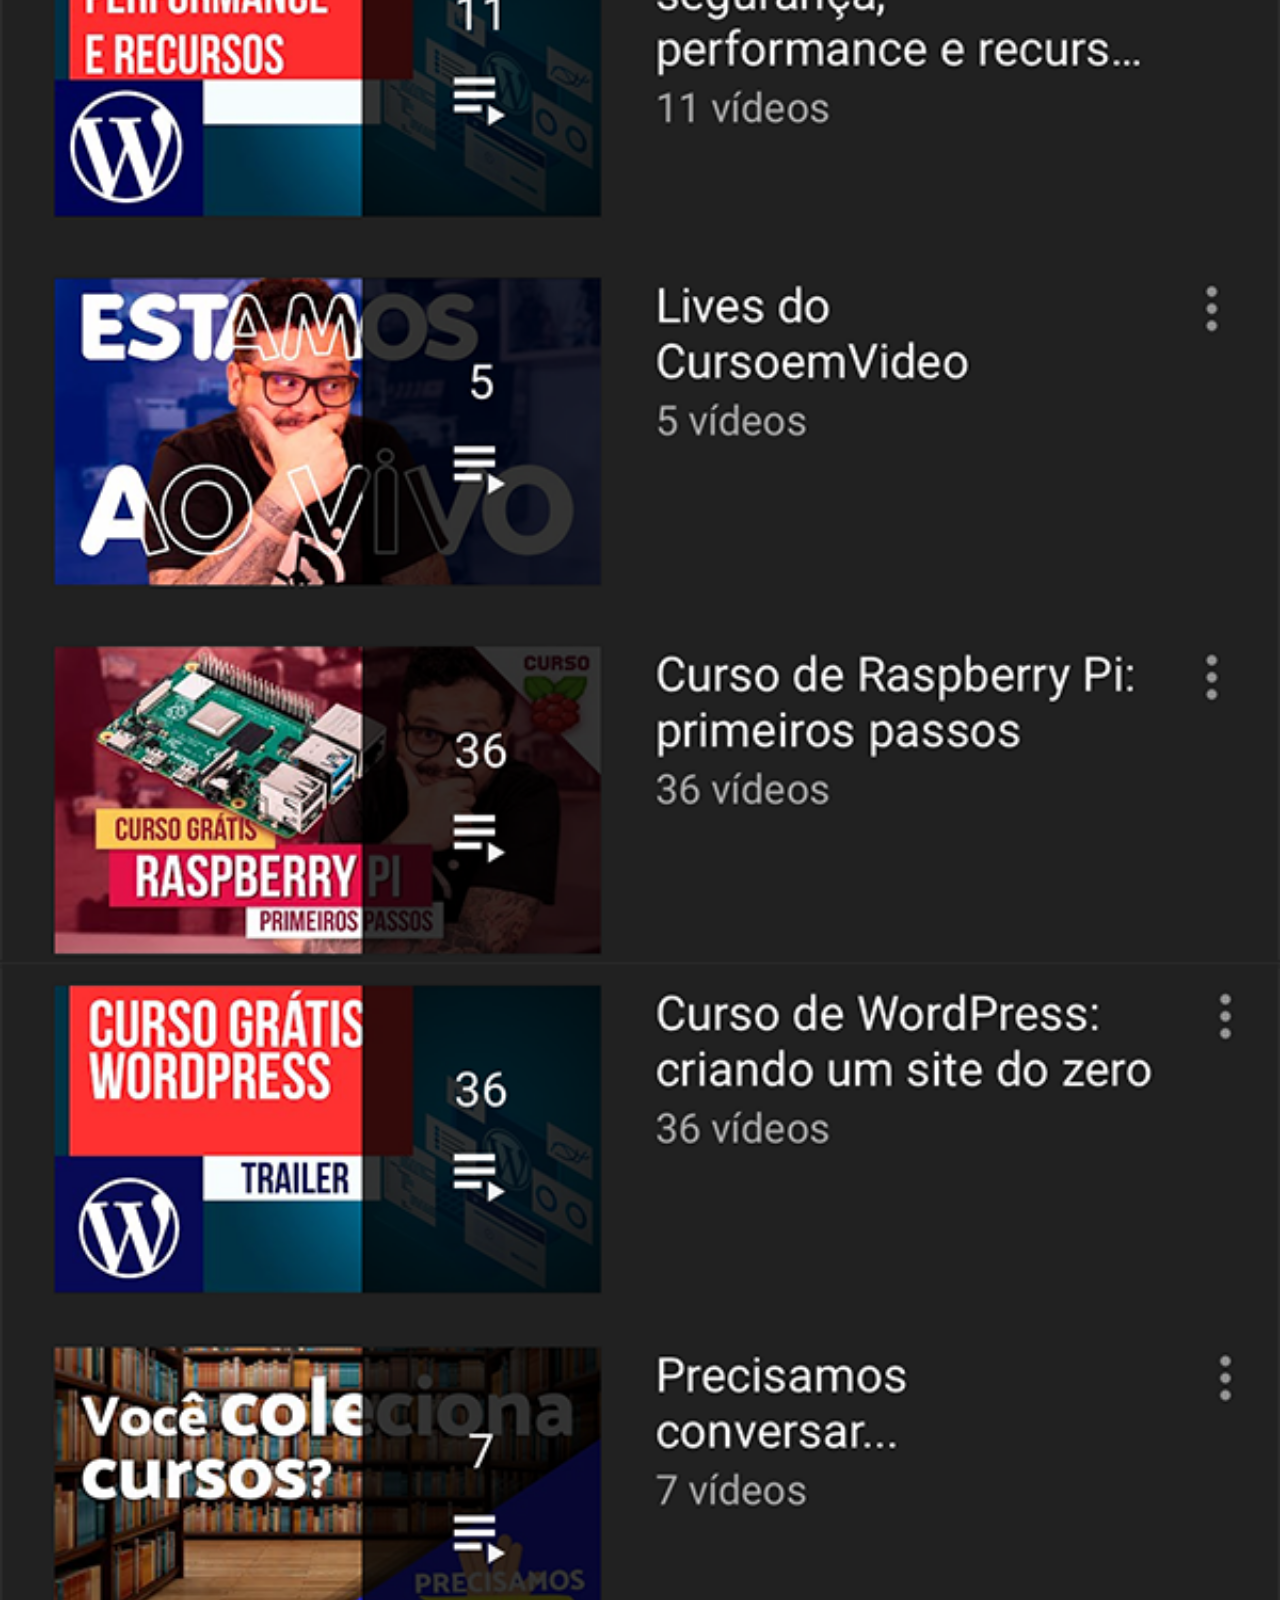
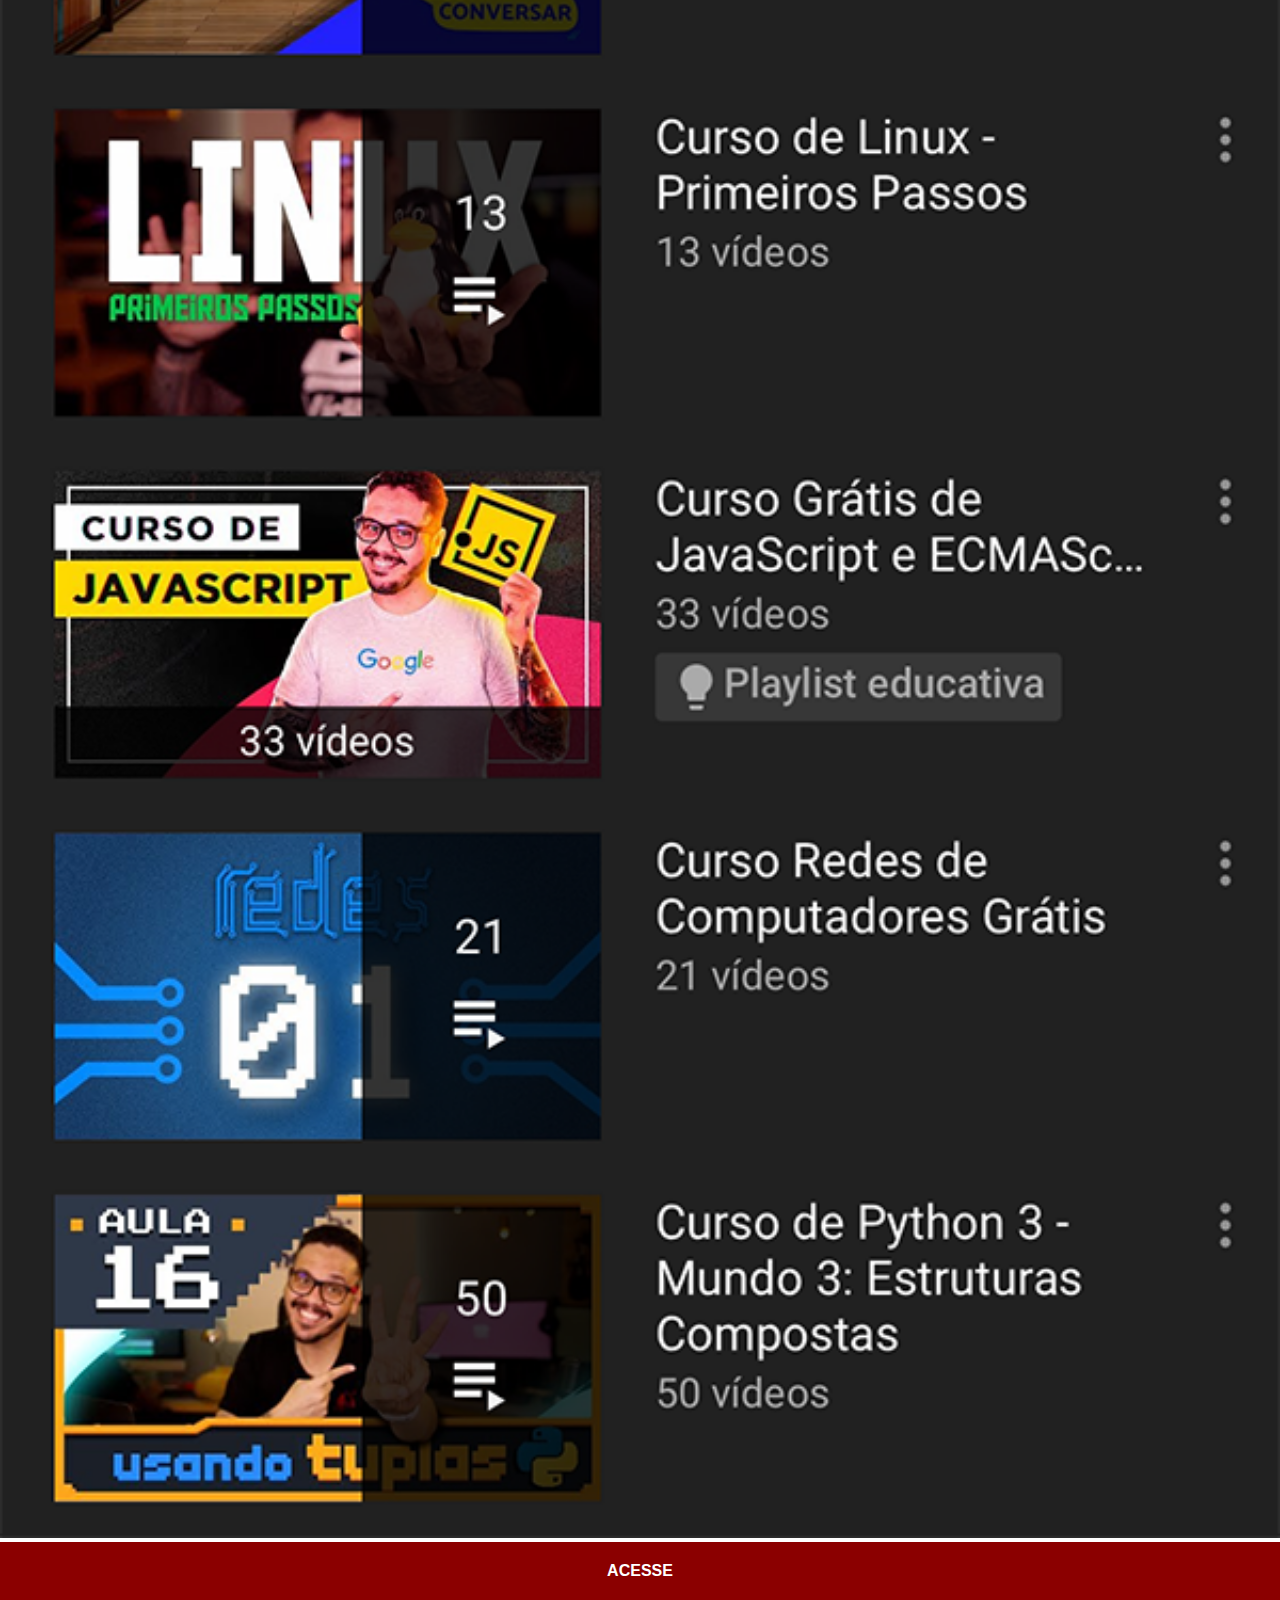
<file: youtube.html>
<!DOCTYPE html>
<html lang="pt-br">
<head>
  <link rel="stylesheet" href="social.css">
  <meta charset="UTF-8">
  <meta http-equiv="X-UA-Compatible" content="IE=edge">
  <meta name="viewport" content="width=device-width, initial-scale=1.0">
  <title>home</title>
</head>
<body>
  <img src="imagens/imagens/tela-youtube.png" alt="Youtube">
  <a href="https://www.youtube.com/@CursoemVideo" target="_blank">ACESSE</a>
</body>
</html>
</file>
<file: style.css>
*{
  padding: 0px;
  margin: 0px;
  font-family: Arial, Helvetica, sans-serif;
}

html, body{
  height: 100vh;
  width: 100vw;
}

body{
  background: url(imagens/imagens/fundo-madeira.jpg) no-repeat top center;
  background-size: cover;
  background-attachment: fixed;
}

main{
  height: 100vh;
  position: relative;
}

div#iphone{
  position: absolute;
  left: 50%;
  top: 50%;
  transform: translate(-50%, -50%);

  height: 627px;
  width: 311px;
  background: url(imagens/imagens/frame-iphone.png) no-repeat;
}

iframe#tela{
  position: relative;
  top: 80px;
  left: 22px;
  width: 267px;
  height: 471px;
}

div#redes-sociais{
  text-align: right;
  display: flex;
  flex-direction: column;
}

div#redes-sociais img{
  width: 50px;
  margin: 10px;
  border-radius: 50%;
  box-shadow: 2px 2px 5px rgba(0, 0, 0, 0.39);
  box-sizing: border-box;
}

div#redes-sociais img:hover{
  border: 2px solid rgba(255, 255, 255, 0.637);
  transform: translate(-3px, -3px);
  box-shadow: 5px 5px 10px rgba(0, 0, 0, 0.623);
  transition: transform 0.3s;
}
</file>
<file: social.css>
@charset "UTF-8";

*{
  margin: 0px;
  padding: 0px;
  font-family: Arial, Helvetica, sans-serif;
}

::-webkit-scrollbar{
  width: 0px;
  height: 0px;
}

img{
  width: 100vw;
}

a{
  display: block;
  background-color: darkred;
  padding: 20px;
  color: white;
  text-align: center;
  font-weight: bolder;
  text-decoration: none;
}

a:hover{
  background-color: red;
}

body{
  width: 100vw;
  height: 100vh;
}
</file>
